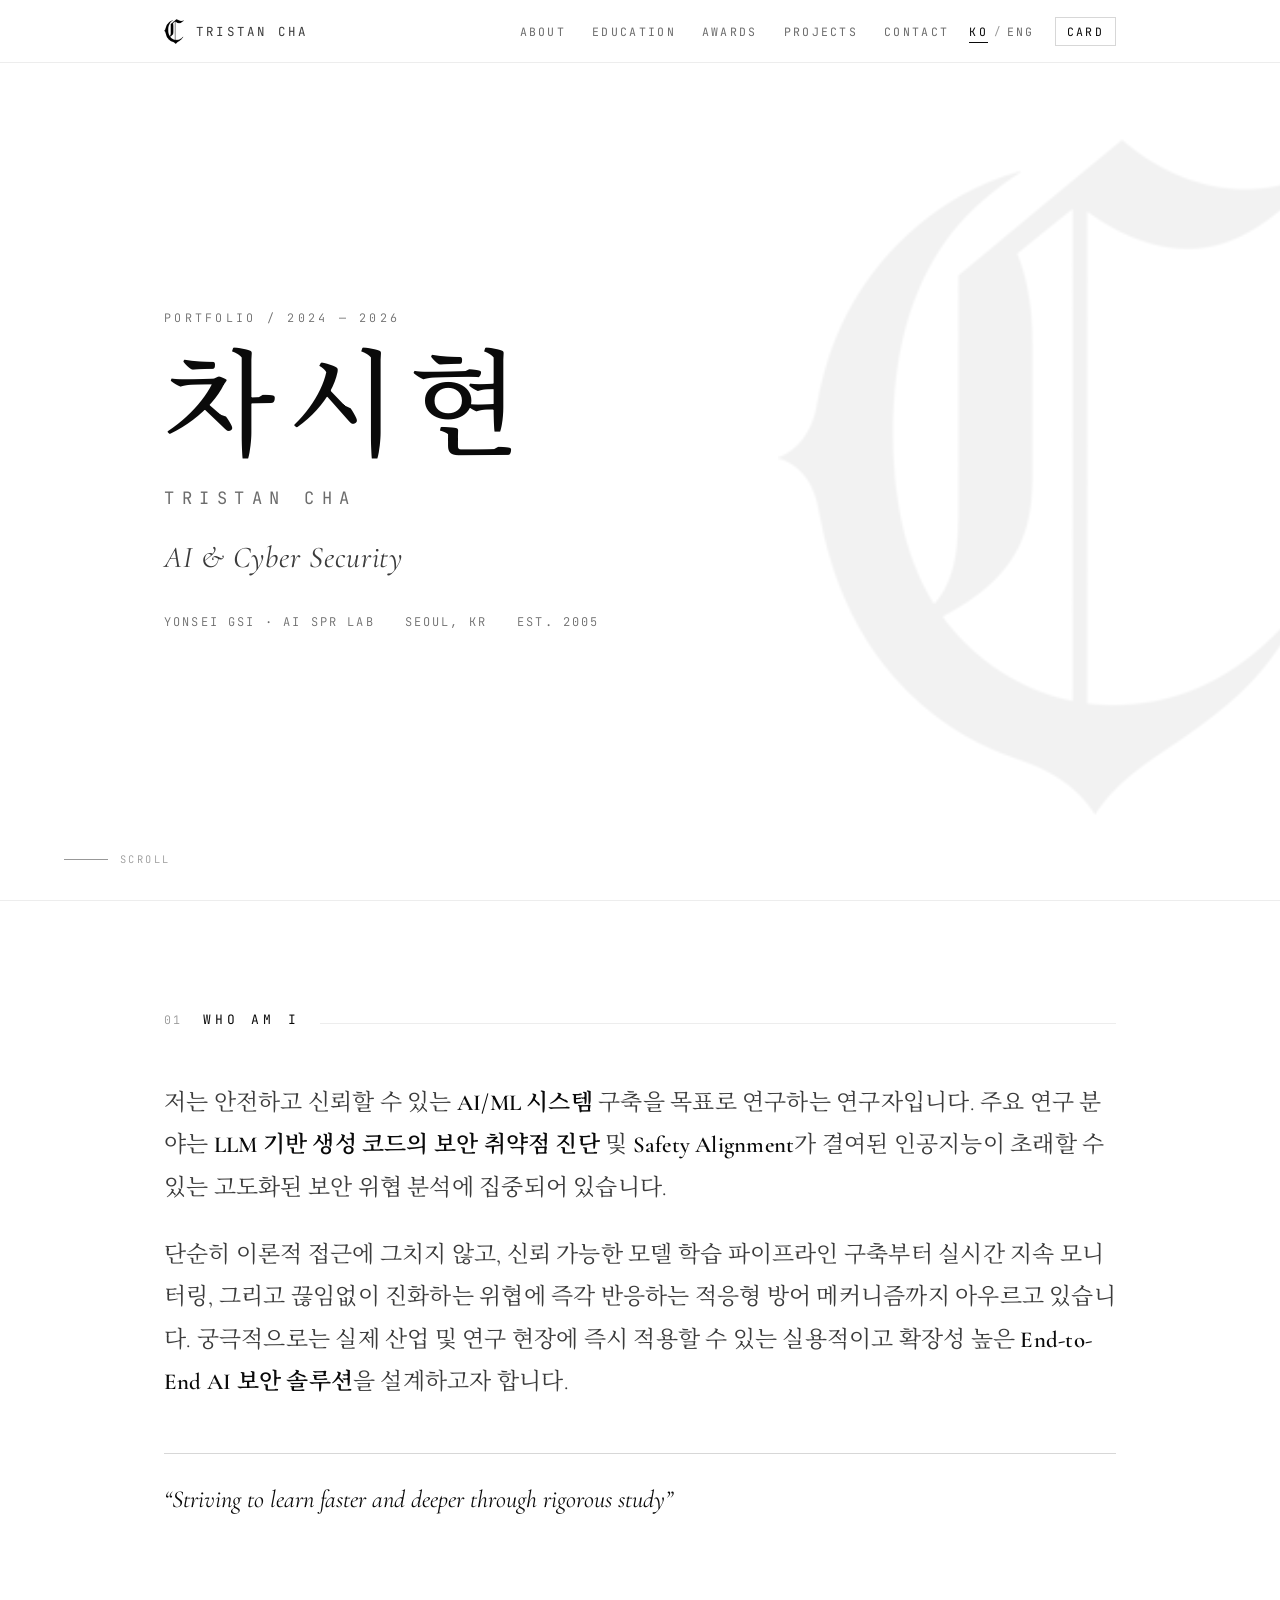
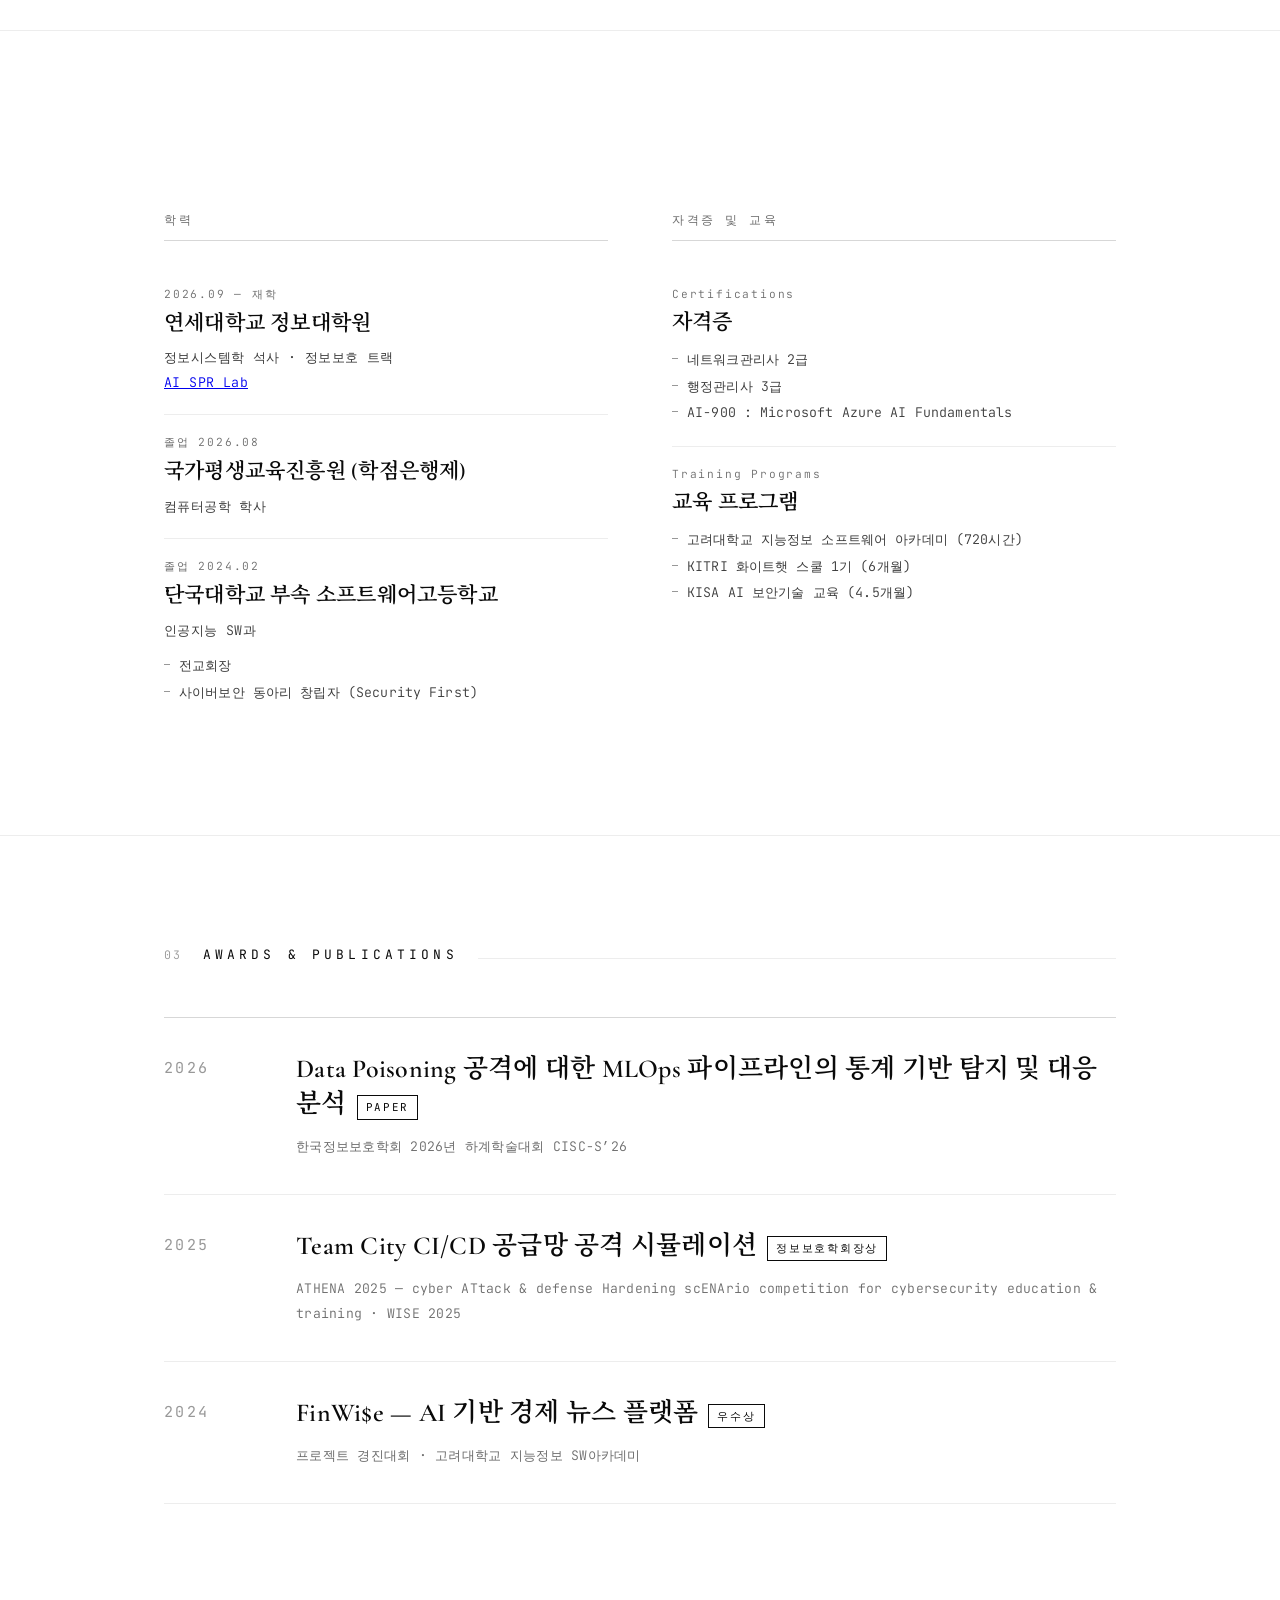
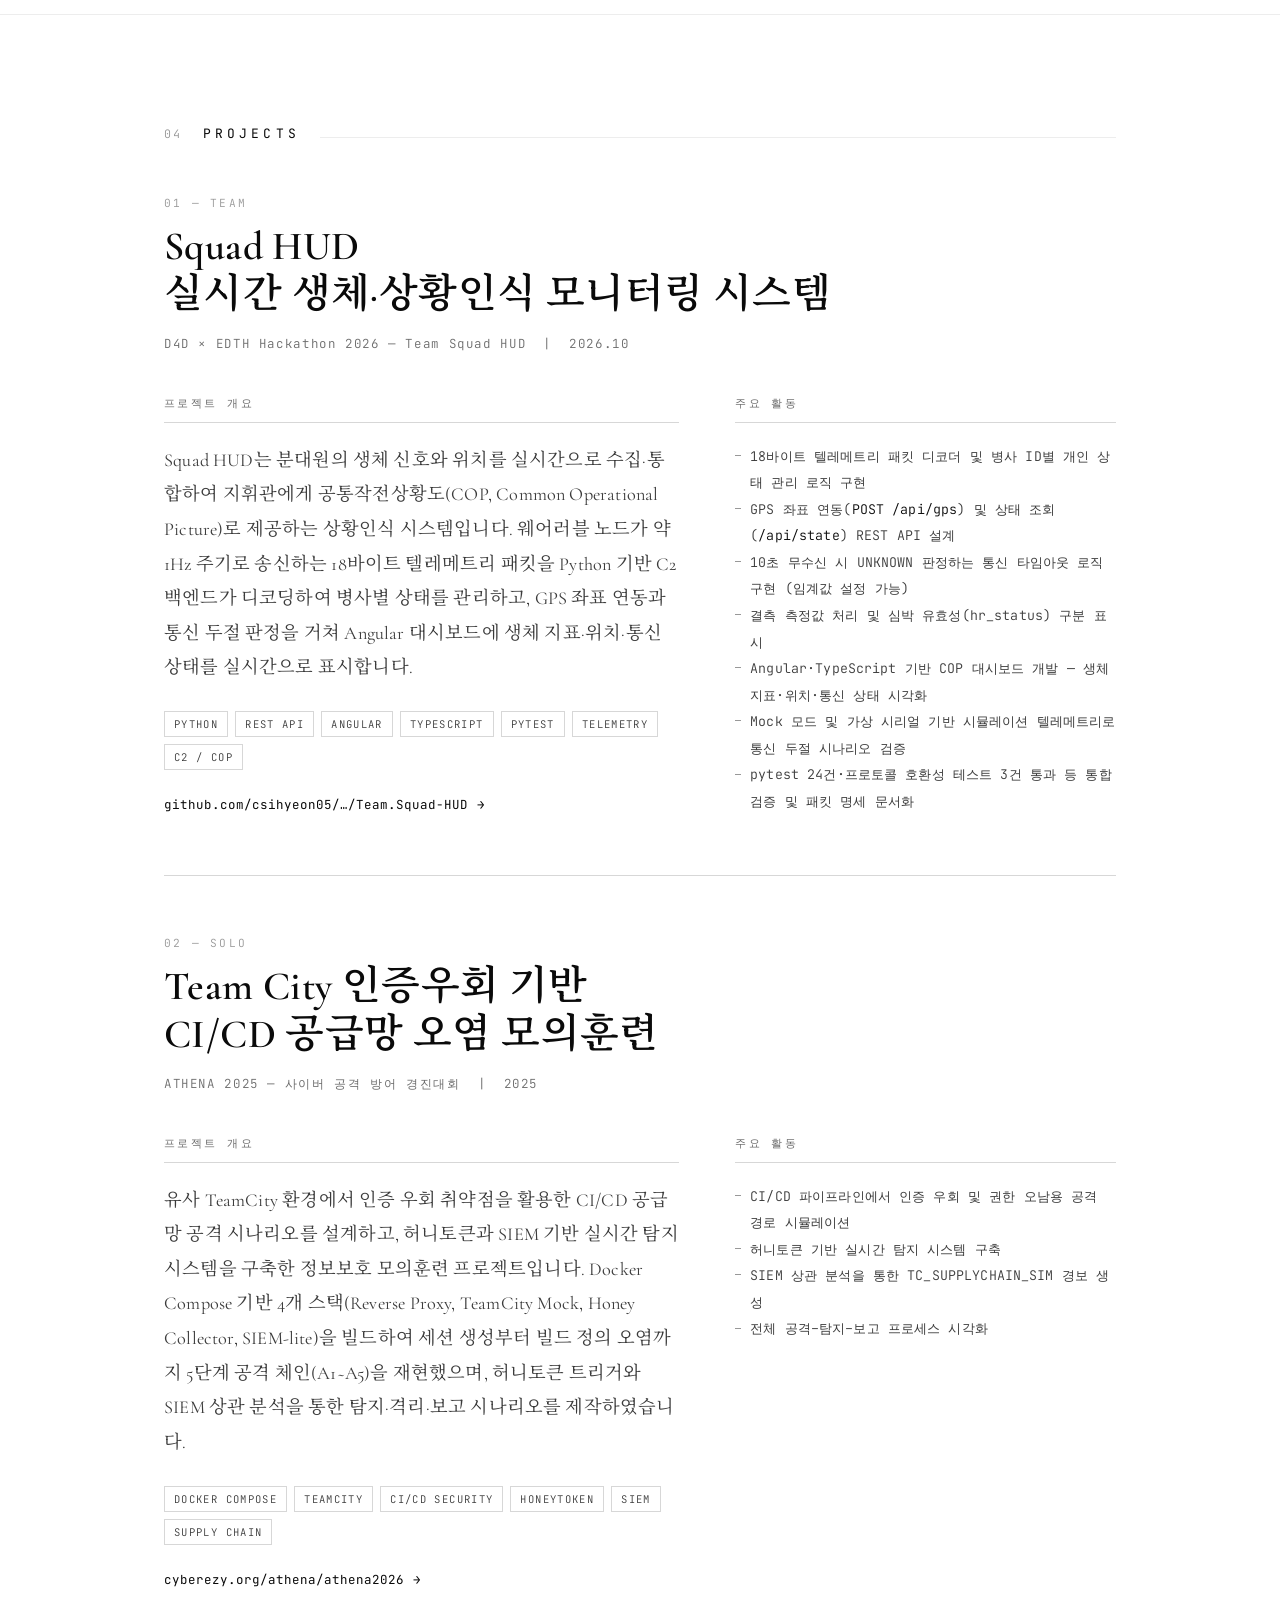
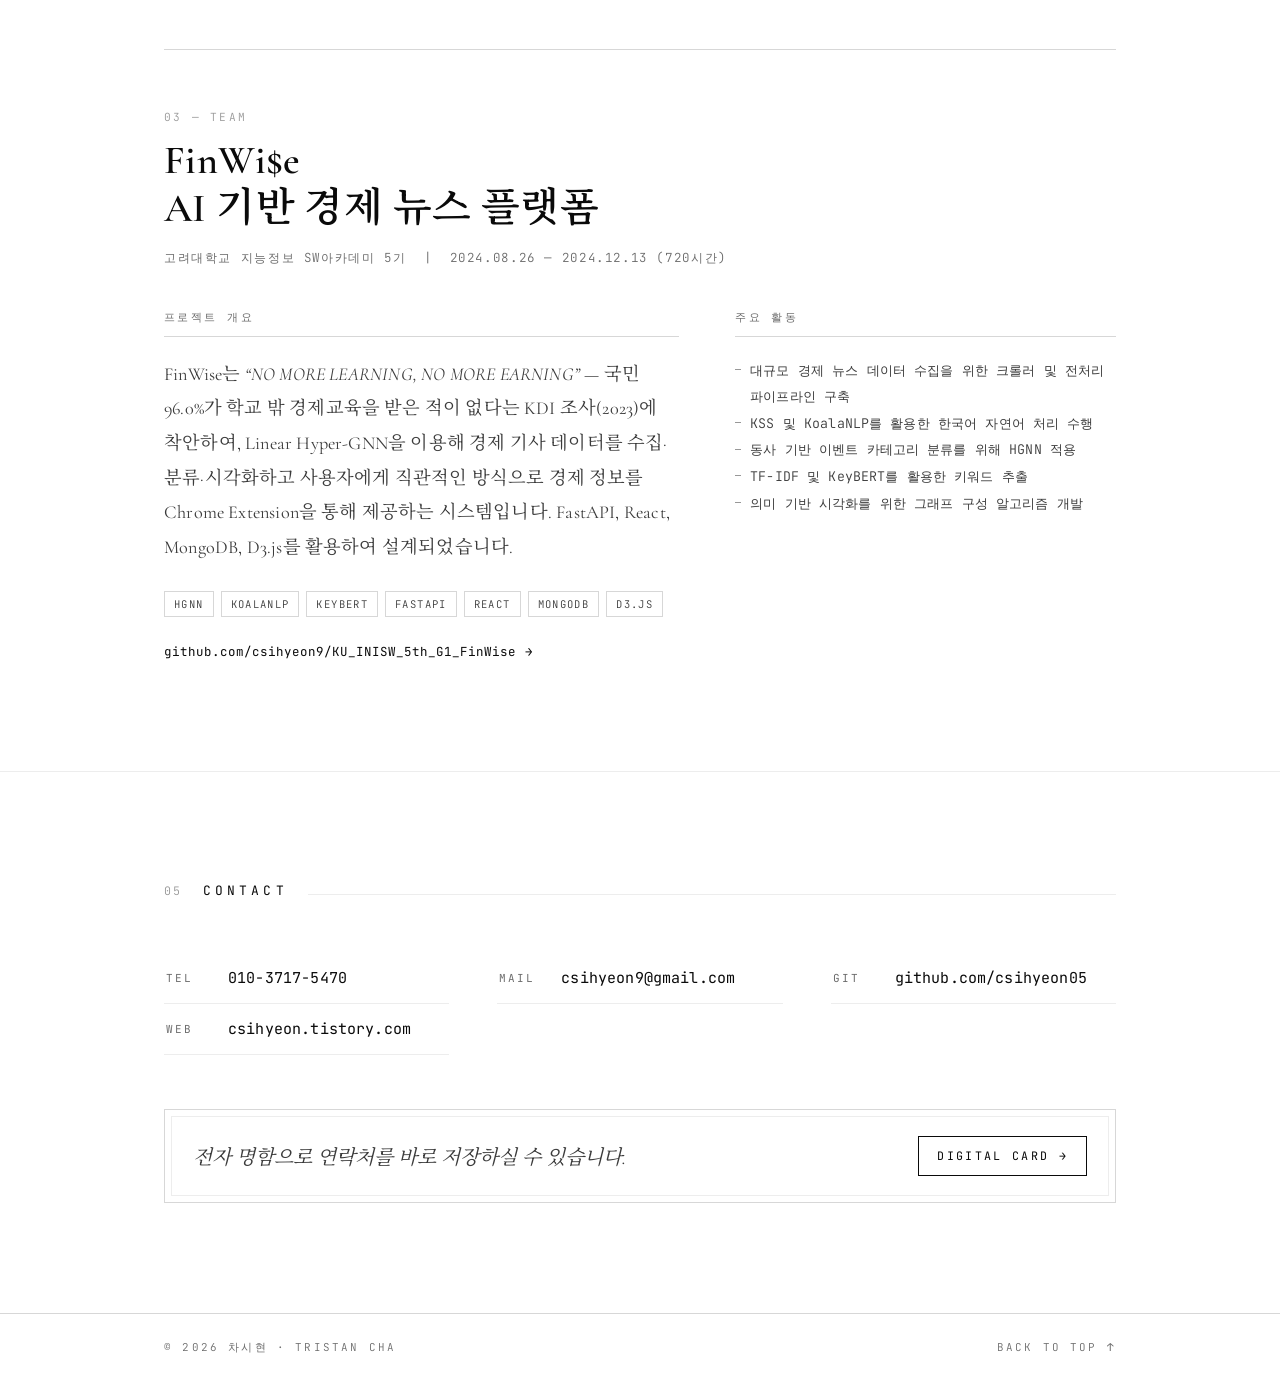
<file: index.html>
<!DOCTYPE html>
<html lang="ko">
<head>
<meta charset="UTF-8" />
<meta name="viewport" content="width=device-width, initial-scale=1.0" />
<title>차시현 · Tristan Cha — Portfolio</title>
<meta name="description" content="차시현 (Tristan Cha) — AI & Cyber Security. LLM 생성 코드 보안, MLOps 파이프라인 방어, CI/CD 공급망 보안 연구 포트폴리오." />
<meta name="author" content="차시현 (Tristan Cha)" />
<meta property="og:title" content="차시현 · Tristan Cha — Portfolio" />
<meta property="og:description" content="AI & Cyber Security · 연세대학교 정보대학원 AI SPR Lab" />
<meta property="og:type" content="website" />
<link rel="icon" href="[data-uri]" />
<link rel="preconnect" href="https://fonts.googleapis.com">
<link rel="preconnect" href="https://fonts.gstatic.com" crossorigin>
<link href="https://fonts.googleapis.com/css2?family=Cormorant+Garamond:ital,wght@0,300;0,400;0,500;0,600;1,400&family=Noto+Serif+KR:wght@300;400;500;600&family=JetBrains+Mono:wght@300;400;500&display=swap" rel="stylesheet" />
<style>
  :root{
    --logo:url("[data-uri]");
    --paper:#ffffff;
    --ink:#0a0a0a;
    --ink-70:rgba(10,10,10,.80);
    --ink-45:rgba(10,10,10,.60);
    --ink-28:rgba(10,10,10,.42);
    --rule:rgba(10,10,10,.16);
    --rule-soft:rgba(10,10,10,.07);
    --serif:'Cormorant Garamond','Noto Serif KR',Georgia,serif;
    --mono:'JetBrains Mono',ui-monospace,SFMono-Regular,Menlo,monospace;
    --gutter:clamp(20px,5vw,64px);
    --maxw:1080px;
  }
  *,*::before,*::after{box-sizing:border-box;margin:0;padding:0}
  html{scroll-behavior:smooth;scroll-padding-top:78px}
  body{
    background:var(--paper);color:var(--ink);
    -webkit-font-smoothing:antialiased;
    font-family:var(--mono);font-weight:400;
    overflow-x:hidden;
  }
  
  .wrap{width:100%;max-width:var(--maxw);margin:0 auto;padding:0 var(--gutter)}

  /* ─────────── 상단 고정 바 ─────────── */
  .topbar{
    position:fixed;top:0;left:0;right:0;z-index:50;
    background:#ffffff;
    backdrop-filter:saturate(180%) blur(12px);
    -webkit-backdrop-filter:saturate(180%) blur(12px);
    border-bottom:1px solid var(--rule-soft);
    transition:border-color .4s;
  }
  .topbar.scrolled{border-bottom-color:var(--rule)}
  .topbar .wrap{display:flex;align-items:center;justify-content:space-between;height:62px;gap:20px}
  .brand{display:flex;align-items:center;gap:12px;text-decoration:none;color:var(--ink);flex-shrink:0}
  .brand .mark{width:20px;height:25px;background:var(--logo) center/contain no-repeat}
  .brand .txt{
    font-family:var(--mono);font-weight:400;font-size:.78rem;
    letter-spacing:.26em;text-transform:uppercase;color:var(--ink-70);
  }
  nav{display:flex;align-items:center;gap:clamp(12px,2.4vw,26px);overflow-x:auto;scrollbar-width:none;min-width:0;margin-left:auto}
  .actions{display:flex;align-items:center;gap:clamp(12px,2vw,20px);flex-shrink:0}
  nav::-webkit-scrollbar{display:none}
  nav a,.actions a{
    font-family:var(--mono);font-weight:400;font-size:.72rem;
    letter-spacing:.2em;text-transform:uppercase;
    color:var(--ink-45);text-decoration:none;white-space:nowrap;
    position:relative;padding:4px 0;transition:color .3s;
  }
  nav a::after,.actions a::after{
    content:'';position:absolute;left:0;right:0;bottom:0;height:1px;background:var(--ink);
    transform:scaleX(0);transform-origin:left;transition:transform .35s cubic-bezier(.22,1,.36,1);
  }
  nav a:hover,nav a.active,.actions a:hover{color:var(--ink)}
  nav a:hover::after,nav a.active::after,.actions a:hover::after{transform:scaleX(1)}
  .actions .lang{display:inline-flex;align-items:center;gap:6px;flex-shrink:0}
  .actions .lang .sep{font-family:var(--mono);font-size:.68rem;color:var(--ink-28)}
  .actions .lang a.on{color:var(--ink)}
  .actions .lang a.on::after{transform:scaleX(1)}
  .actions a.card-link{color:var(--ink);border:1px solid var(--rule);padding:6px 11px}
  .actions a.card-link::after{display:none}
  .actions a.card-link:hover{background:var(--ink);color:var(--paper);border-color:var(--ink)}

  /* ─────────── 히어로 ─────────── */
  .hero{
    position:relative;min-height:100svh;display:flex;align-items:center;
    padding:110px 0 70px;overflow:hidden;
  }
  .hero .watermark{
    position:absolute;right:calc(var(--gutter) * -0.6);top:50%;transform:translateY(-46%);
    width:min(52vw,540px);aspect-ratio:1/1.25;
    background:var(--logo) center/contain no-repeat;
    opacity:.05;pointer-events:none;user-select:none;
  }
  .hero-inner{position:relative;z-index:1}
  .eyebrow{
    font-family:var(--mono);font-weight:300;font-size:.73rem;
    letter-spacing:.28em;text-transform:uppercase;color:var(--ink-45);
  }
  h1.name-ko{
    font-family:var(--serif);font-weight:500;
    font-size:clamp(3.4rem,15vw,7.2rem);letter-spacing:.1em;line-height:1;
    margin:26px 0 0;
  }
  .name-en{
    font-family:var(--mono);font-weight:400;
    font-size:clamp(.86rem,2.6vw,1.07rem);letter-spacing:.44em;text-transform:uppercase;
    color:var(--ink-45);margin-top:20px;
  }
  .hero .role{
    font-family:var(--serif);font-style:italic;font-weight:400;
    font-size:clamp(1.3rem,4.4vw,1.89rem);letter-spacing:.03em;color:var(--ink-70);
    margin-top:30px;
  }
  .hero-meta{
    display:flex;flex-wrap:wrap;gap:10px 30px;margin-top:38px;
    font-family:var(--mono);font-weight:300;font-size:.75rem;
    letter-spacing:.18em;text-transform:uppercase;color:var(--ink-45);
  }
  .scroll-cue{
    position:absolute;bottom:34px;left:var(--gutter);z-index:1;
    display:flex;align-items:center;gap:12px;
    font-family:var(--mono);font-weight:300;font-size:.65rem;
    letter-spacing:.24em;text-transform:uppercase;color:var(--ink-28);
  }
  .scroll-cue .line{width:44px;height:1px;background:var(--ink-28);transform-origin:left;animation:sweep 2.4s ease-in-out infinite}
  @keyframes sweep{0%,100%{transform:scaleX(.35)}50%{transform:scaleX(1)}}

  /* ─────────── 섹션 공통 ─────────── */
  section{padding:clamp(64px,10vw,110px) 0;border-top:1px solid var(--rule-soft)}
  .sec-head{display:flex;align-items:baseline;gap:20px;margin-bottom:clamp(34px,5vw,54px)}
  .sec-num{
    font-family:var(--mono);font-weight:300;font-size:.73rem;
    letter-spacing:.2em;color:var(--ink-28);flex-shrink:0;
  }
  .sec-title{
    font-family:var(--mono);font-weight:400;font-size:.81rem;
    letter-spacing:.32em;text-transform:uppercase;color:var(--ink);
  }
  .sec-head .fill{flex:1;height:1px;background:var(--rule-soft)}

  .lead{
    font-family:var(--serif);font-weight:400;
    font-size:clamp(1.14rem,2.5vw,1.43rem);line-height:1.85;letter-spacing:.01em;
    color:var(--ink-70);
  }
  .lead + .lead{margin-top:1.1em}
  .lead strong{font-weight:600;color:var(--ink)}

  .quote{
    margin-top:clamp(34px,5vw,50px);padding:26px 0 0;border-top:1px solid var(--rule);
    font-family:var(--serif);font-style:italic;font-weight:400;
    font-size:clamp(1.13rem,3vw,1.53rem);line-height:1.6;color:var(--ink);
  }

  /* ─────────── 학력 / 자격증 ─────────── */
  .cols{display:grid;grid-template-columns:1fr 1fr;gap:clamp(30px,5vw,64px)}
  .col-label{
    font-family:var(--mono);font-weight:400;font-size:.72rem;
    letter-spacing:.22em;text-transform:uppercase;color:var(--ink-45);
    padding-bottom:12px;border-bottom:1px solid var(--rule);margin-bottom:26px;
  }
  .entry{padding:20px 0;border-bottom:1px solid var(--rule-soft)}
  .entry:last-child{border-bottom:none}
  .entry .when{
    font-family:var(--mono);font-weight:300;font-size:.7rem;
    letter-spacing:.16em;color:var(--ink-45);
  }
  .entry .what{
    font-family:var(--serif);font-weight:600;font-size:1.32rem;letter-spacing:.01em;
    margin-top:8px;line-height:1.3;
  }
  .entry .sub{
    font-family:var(--mono);font-weight:300;font-size:.83rem;letter-spacing:.03em;
    color:var(--ink-70);margin-top:8px;line-height:1.85;
  }
  ul.ticks{list-style:none;margin-top:10px}
  ul.ticks li{
    position:relative;padding-left:15px;
    font-family:var(--mono);font-weight:300;font-size:.83rem;letter-spacing:.01em;
    color:var(--ink-70);line-height:2;
  }
  ul.ticks code{font-family:inherit;font-size:inherit;color:var(--ink)}
  ul.ticks li::before{
    content:'';position:absolute;left:0;top:.92em;width:6px;height:1px;background:var(--ink-28);
  }

  /* ─────────── 성과 타임라인 ─────────── */
  .timeline{border-top:1px solid var(--rule)}
  .tl-item{
    display:grid;grid-template-columns:96px 1fr;gap:clamp(16px,3vw,36px);
    padding:clamp(24px,4vw,34px) 0;border-bottom:1px solid var(--rule-soft);
    align-items:start;
  }
  .tl-year{
    font-family:var(--mono);font-weight:400;font-size:.94rem;letter-spacing:.16em;
    color:var(--ink-28);padding-top:6px;transition:color .4s;
  }
  .tl-item:hover .tl-year{color:var(--ink)}
  .tl-title{
    font-family:var(--serif);font-weight:600;font-size:clamp(1.3rem,3.2vw,1.62rem);
    line-height:1.35;letter-spacing:.01em;
  }
  .tl-award{
    display:inline-block;margin-left:10px;vertical-align:middle;
    font-family:var(--mono);font-weight:400;font-size:.68rem;
    letter-spacing:.16em;text-transform:uppercase;
    border:1px solid var(--ink);padding:4px 8px;white-space:nowrap;
  }
  .tl-desc{
    font-family:var(--mono);font-weight:300;font-size:.82rem;letter-spacing:.02em;
    color:var(--ink-45);margin-top:12px;line-height:1.95;
  }

  /* ─────────── 프로젝트 ─────────── */
  .project{padding-top:clamp(40px,6vw,60px);margin-top:clamp(40px,6vw,60px);border-top:1px solid var(--rule)}
  .project:first-of-type{padding-top:0;margin-top:0;border-top:none}
  .p-index{
    font-family:var(--mono);font-weight:300;font-size:.7rem;
    letter-spacing:.2em;text-transform:uppercase;color:var(--ink-28);
  }
  .p-title{
    font-family:var(--serif);font-weight:600;
    font-size:clamp(1.84rem,5.2vw,2.5rem);line-height:1.22;letter-spacing:.01em;
    margin-top:12px;
  }
  .p-org{
    font-family:var(--mono);font-weight:300;font-size:.78rem;letter-spacing:.13em;
    color:var(--ink-45);margin-top:14px;line-height:1.8;
  }
  .p-body{display:grid;grid-template-columns:1.15fr .85fr;gap:clamp(28px,5vw,56px);margin-top:clamp(28px,4vw,40px)}
  .p-block-label{
    font-family:var(--mono);font-weight:400;font-size:.69rem;
    letter-spacing:.22em;text-transform:uppercase;color:var(--ink-45);
    padding-bottom:11px;border-bottom:1px solid var(--rule);margin-bottom:20px;
  }
  .p-overview{
    font-family:var(--serif);font-weight:400;font-size:1.14rem;line-height:1.9;
    color:var(--ink-70);letter-spacing:.01em;
  }
  .tags{display:flex;flex-wrap:wrap;gap:7px;margin-top:26px}
  .tag{
    font-family:var(--mono);font-weight:300;font-size:.66rem;
    letter-spacing:.13em;text-transform:uppercase;color:var(--ink-70);
    border:1px solid var(--rule);padding:5px 9px;
  }
  .p-link{
    display:inline-flex;align-items:center;gap:9px;margin-top:26px;
    font-family:var(--mono);font-weight:400;font-size:.78rem;letter-spacing:.08em;
    color:var(--ink);text-decoration:none;position:relative;
  }
  .p-link span.arrow{transition:transform .35s cubic-bezier(.22,1,.36,1)}
  .p-link:hover span.arrow{transform:translateX(5px)}
  .p-link .u{position:absolute;left:0;bottom:-4px;height:1px;background:var(--ink);width:100%;transform:scaleX(0);transform-origin:left;transition:transform .35s cubic-bezier(.22,1,.36,1)}
  .p-link:hover .u{transform:scaleX(1)}

  /* ─────────── 연락처 ─────────── */
  .contacts{display:grid;grid-template-columns:repeat(auto-fit,minmax(240px,1fr));gap:0 clamp(24px,4vw,48px)}
  .contact-item{display:flex;align-items:center;gap:16px;padding:15px 2px;border-bottom:1px solid var(--rule-soft)}
  .contact-item .label{
    flex-shrink:0;width:46px;
    font-family:var(--mono);font-weight:400;font-size:.69rem;
    letter-spacing:.18em;text-transform:uppercase;color:var(--ink-45);
  }
  .contact-item .value{
    font-family:var(--mono);font-weight:400;font-size:.94rem;letter-spacing:.01em;
    color:var(--ink);text-decoration:none;position:relative;
  }
  a.value::after{
    content:'';position:absolute;left:0;right:0;bottom:-3px;height:1px;background:var(--ink);
    transform:scaleX(0);transform-origin:left;transition:transform .35s cubic-bezier(.22,1,.36,1);
  }
  a.value:hover::after,a.value:focus-visible::after{transform:scaleX(1)}
  a:focus-visible{outline:1px solid var(--ink);outline-offset:4px}

  .card-cta{
    display:flex;align-items:center;justify-content:space-between;gap:20px;flex-wrap:wrap;
    margin-top:clamp(38px,5vw,54px);padding:26px 28px;border:1px solid var(--rule);position:relative;
  }
  .card-cta::before{content:'';position:absolute;inset:6px;border:1px solid var(--rule-soft);pointer-events:none}
  .card-cta .t{font-family:var(--serif);font-style:italic;font-size:1.25rem;color:var(--ink-70);position:relative}
  .card-cta a{
    position:relative;font-family:var(--mono);font-weight:400;font-size:.73rem;
    letter-spacing:.2em;text-transform:uppercase;text-decoration:none;color:var(--ink);
    border:1px solid var(--ink);padding:11px 18px;transition:background .3s,color .3s;
  }
  .card-cta a:hover{background:var(--ink);color:var(--paper)}

  footer{
    border-top:1px solid var(--rule);padding:26px 0 40px;
  }
  footer .wrap{
    display:flex;align-items:center;justify-content:space-between;gap:16px;flex-wrap:wrap;
    font-family:var(--mono);font-weight:300;font-size:.68rem;
    letter-spacing:.2em;text-transform:uppercase;color:var(--ink-45);
  }
  .to-top{color:var(--ink-45);text-decoration:none;transition:color .3s}
  .to-top:hover{color:var(--ink)}

  /* ─────────── 등장 애니메이션 ─────────── */
  .reveal{opacity:0;transform:translateY(16px);transition:opacity .9s cubic-bezier(.22,1,.36,1),transform .9s cubic-bezier(.22,1,.36,1)}
  .reveal.in{opacity:1;transform:none}
  .hero .reveal{transition-delay:var(--d,0s)}

  @media (max-width:820px){
    .cols{grid-template-columns:1fr}
    .p-body{grid-template-columns:1fr}
    .tl-item{grid-template-columns:1fr;gap:8px}
    .tl-year{padding-top:0}
    .brand .txt{display:none}
    html{scroll-padding-top:70px}
  }
  @media (max-width:560px){
    nav{gap:10px}
    .actions{gap:10px}
    nav a,.actions a{font-size:.62rem;letter-spacing:.12em}
    .actions a.card-link{padding:5px 8px}
    .topbar .wrap{height:56px;gap:12px}
    html{scroll-padding-top:64px}
  }
  @media (prefers-reduced-motion:reduce){
    *{animation:none!important;transition:none!important}
    .reveal{opacity:1;transform:none}
    html{scroll-behavior:auto}
  }
  @media print{
    .topbar,.scroll-cue,.card-cta{display:none}
    
    section{page-break-inside:avoid}
  }
</style>
</head>
<body>

<header class="topbar" id="topbar">
  <div class="wrap">
    <a class="brand" href="#top">
      <span class="mark" aria-hidden="true"></span>
      <span class="txt">Tristan Cha</span>
    </a>
    <nav>
      <a href="#about">About</a>
      <a href="#education">Education</a>
      <a href="#awards">Awards</a>
      <a href="#projects">Projects</a>
      <a href="#contact">Contact</a>
    </nav>
    <div class="actions">
        <span class="lang" aria-label="Language">
          <a class="on" href="index.html" aria-current="page">Ko</a><span class="sep">/</span><a href="index-en.html" hreflang="en" lang="en">Eng</a>
        </span>
        <a class="card-link" href="card.html">Card</a>
    </div>
  </div>
</header>

<!-- ═══════════ HERO ═══════════ -->
<div class="hero" id="top">
  <div class="watermark" aria-hidden="true"></div>
  <div class="wrap hero-inner">
    <div class="eyebrow reveal" style="--d:.05s">Portfolio / 2024 — 2026</div>
    <h1 class="name-ko reveal" style="--d:.14s">차시현</h1>
    <div class="name-en reveal" style="--d:.22s">Tristan Cha</div>
    <div class="role reveal" style="--d:.3s">AI &amp; Cyber Security</div>
    <div class="hero-meta reveal" style="--d:.38s">
      <span>Yonsei GSI · AI SPR Lab</span>
      <span>Seoul, KR</span>
      <span>Est. 2005</span>
    </div>
  </div>
  <div class="scroll-cue" aria-hidden="true"><span class="line"></span><span>Scroll</span></div>
</div>

<!-- ═══════════ ABOUT ═══════════ -->
<section id="about">
  <div class="wrap">
    <div class="sec-head reveal">
      <span class="sec-num">01</span>
      <span class="sec-title">Who Am I</span>
      <span class="fill"></span>
    </div>
    <p class="lead reveal">
      저는 안전하고 신뢰할 수 있는 <strong>AI/ML 시스템</strong> 구축을 목표로 연구하는 연구자입니다.
      주요 연구 분야는 <strong>LLM 기반 생성 코드의 보안 취약점 진단</strong> 및
      <strong>Safety Alignment</strong>가 결여된 인공지능이 초래할 수 있는 고도화된 보안 위협 분석에 집중되어 있습니다.
    </p>
    <p class="lead reveal">
      단순히 이론적 접근에 그치지 않고, 신뢰 가능한 모델 학습 파이프라인 구축부터 실시간 지속 모니터링,
      그리고 끊임없이 진화하는 위협에 즉각 반응하는 적응형 방어 메커니즘까지 아우르고 있습니다.
      궁극적으로는 실제 산업 및 연구 현장에 즉시 적용할 수 있는 실용적이고 확장성 높은
      <strong>End-to-End AI 보안 솔루션</strong>을 설계하고자 합니다.
    </p>
    <div class="quote reveal">“Striving to learn faster and deeper through rigorous study”</div>
  </div>
</section>

<!-- ═══════════ EDUCATION ═══════════ -->
<section id="education">
  <div class="wrap">
    <div class="sec-head reveal">
      <span class="sec-num">02</span>
      <span class="sec-title">Education &amp; Credentials</span>
      <span class="fill"></span>
    </div>

    <div class="cols">
      <div class="reveal">
        <div class="col-label">학력</div>

        <div class="entry">
          <div class="when">2026.09 — 재학 </div>
          <div class="what">연세대학교 정보대학원</div>
          <div class="sub">정보시스템학 석사 · 정보보호 트랙<br><a href="https://www.isrl.site/">AI SPR Lab</a></div>

        </div>

        <div class="entry">
          <div class="when">졸업 2026.08</div>
          <div class="what">국가평생교육진흥원 (학점은행제)</div>
          <div class="sub">컴퓨터공학 학사</div>
        </div>

        <div class="entry">
          <div class="when">졸업 2024.02</div>
          <div class="what">단국대학교 부속 소프트웨어고등학교</div>
          <div class="sub">인공지능 SW과</div>
          <ul class="ticks">
            <li>전교회장</li>
            <li>사이버보안 동아리 창립자 (Security First)</li>
          </ul>
        </div>
      </div>

      <div class="reveal">
        <div class="col-label">자격증 및 교육</div>

        <div class="entry">
          <div class="when">Certifications</div>
          <div class="what">자격증</div>
          <ul class="ticks">
            <li>네트워크관리사 2급</li>
            <li>행정관리사 3급</li>
            <li>AI-900 : Microsoft Azure AI Fundamentals</li>
          </ul>
        </div>

        <div class="entry">
          <div class="when">Training Programs</div>
          <div class="what">교육 프로그램</div>
          <ul class="ticks">
            <li>고려대학교 지능정보 소프트웨어 아카데미 (720시간)</li>
            <li>KITRI 화이트햇 스쿨 1기 (6개월)</li>
            <li>KISA AI 보안기술 교육 (4.5개월)</li>
          </ul>
        </div>
      </div>
    </div>
  </div>
</section>

<!-- ═══════════ AWARDS ═══════════ -->
<section id="awards">
  <div class="wrap">
    <div class="sec-head reveal">
      <span class="sec-num">03</span>
      <span class="sec-title">Awards &amp; Publications</span>
      <span class="fill"></span>
    </div>

    <div class="timeline">
      <div class="tl-item reveal">
        <div class="tl-year">2026</div>
        <div>
          <div class="tl-title">Data Poisoning 공격에 대한 MLOps 파이프라인의 통계 기반 탐지 및 대응 분석<span class="tl-award">Paper</span></div>
          <div class="tl-desc">한국정보보호학회 2026년 하계학술대회 CISC-S’26</div>
        </div>
      </div>

      <div class="tl-item reveal">
        <div class="tl-year">2025</div>
        <div>
          <div class="tl-title">Team City CI/CD 공급망 공격 시뮬레이션<span class="tl-award">정보보호학회장상</span></div>
          <div class="tl-desc">ATHENA 2025 — cyber ATtack &amp; defense Hardening scENArio competition for cybersecurity education &amp; training · WISE 2025</div>
        </div>
      </div>

      <div class="tl-item reveal">
        <div class="tl-year">2024</div>
        <div>
          <div class="tl-title">FinWi$e — AI 기반 경제 뉴스 플랫폼<span class="tl-award">우수상</span></div>
          <div class="tl-desc">프로젝트 경진대회 · 고려대학교 지능정보 SW아카데미</div>
        </div>
      </div>
    </div>
  </div>
</section>

<!-- ═══════════ PROJECTS ═══════════ -->
<section id="projects">
  <div class="wrap">
    <div class="sec-head reveal">
      <span class="sec-num">04</span>
      <span class="sec-title">Projects</span>
      <span class="fill"></span>
    </div>

    <!-- Project 01 (Squad HUD) -->
    <article class="project">
      <div class="reveal">
        <div class="p-index">01 — Team</div>
        <h2 class="p-title">Squad HUD<br>실시간 생체·상황인식 모니터링 시스템</h2>
        <div class="p-org">D4D × EDTH Hackathon 2026 — Team Squad HUD &nbsp;|&nbsp; 2026.10</div>
      </div>

      <div class="p-body">
        <div class="reveal">
          <div class="p-block-label">프로젝트 개요</div>
          <p class="p-overview">
            Squad HUD는 분대원의 생체 신호와 위치를 실시간으로 수집·통합하여 지휘관에게
            공통작전상황도(COP, Common Operational Picture)로 제공하는 상황인식 시스템입니다.
            웨어러블 노드가 약 1Hz 주기로 송신하는 18바이트 텔레메트리 패킷을 Python 기반 C2 백엔드가 디코딩하여
            병사별 상태를 관리하고, GPS 좌표 연동과 통신 두절 판정을 거쳐 Angular 대시보드에
            생체 지표·위치·통신 상태를 실시간으로 표시합니다.
          </p>
          <div class="tags">
            <span class="tag">Python</span>
            <span class="tag">REST API</span>
            <span class="tag">Angular</span>
            <span class="tag">TypeScript</span>
            <span class="tag">pytest</span>
            <span class="tag">Telemetry</span>
            <span class="tag">C2 / COP</span>
          </div>
          <a class="p-link" href="https://github.com/csihyeon05/KOREAN-DEFENSE-TECH-HACKTHON-D4D-x-EDTH-Team.Squad-HUD" target="_blank" rel="noopener">
            github.com/csihyeon05/…/Team.Squad-HUD <span class="arrow">→</span><span class="u"></span>
          </a>
        </div>

        <div class="reveal">
          <div class="p-block-label">주요 활동</div>
          <ul class="ticks">
            <li>18바이트 텔레메트리 패킷 디코더 및 병사 ID별 개인 상태 관리 로직 구현</li>
            <li>GPS 좌표 연동(<code>POST /api/gps</code>) 및 상태 조회(<code>/api/state</code>) REST API 설계</li>
            <li>10초 무수신 시 UNKNOWN 판정하는 통신 타임아웃 로직 구현 (임계값 설정 가능)</li>
            <li>결측 측정값 처리 및 심박 유효성(hr_status) 구분 표시</li>
            <li>Angular·TypeScript 기반 COP 대시보드 개발 — 생체 지표·위치·통신 상태 시각화</li>
            <li>Mock 모드 및 가상 시리얼 기반 시뮬레이션 텔레메트리로 통신 두절 시나리오 검증</li>
            <li>pytest 24건·프로토콜 호환성 테스트 3건 통과 등 통합 검증 및 패킷 명세 문서화</li>
          </ul>
        </div>
      </div>
    </article>

    <!-- Project 02 (ATHENA) -->
    <article class="project">
      <div class="reveal">
        <div class="p-index">02 — Solo</div>
        <h2 class="p-title">Team City 인증우회 기반<br>CI/CD 공급망 오염 모의훈련</h2>
        <div class="p-org">ATHENA 2025 — 사이버 공격 방어 경진대회 &nbsp;|&nbsp; 2025</div>
      </div>

      <div class="p-body">
        <div class="reveal">
          <div class="p-block-label">프로젝트 개요</div>
          <p class="p-overview">
            유사 TeamCity 환경에서 인증 우회 취약점을 활용한 CI/CD 공급망 공격 시나리오를 설계하고,
            허니토큰과 SIEM 기반 실시간 탐지 시스템을 구축한 정보보호 모의훈련 프로젝트입니다.
            Docker Compose 기반 4개 스택(Reverse Proxy, TeamCity Mock, Honey Collector, SIEM-lite)을 빌드하여
            세션 생성부터 빌드 정의 오염까지 5단계 공격 체인(A1~A5)을 재현했으며,
            허니토큰 트리거와 SIEM 상관 분석을 통한 탐지·격리·보고 시나리오를 제작하였습니다.
          </p>
          <div class="tags">
            <span class="tag">Docker Compose</span>
            <span class="tag">TeamCity</span>
            <span class="tag">CI/CD Security</span>
            <span class="tag">Honeytoken</span>
            <span class="tag">SIEM</span>
            <span class="tag">Supply Chain</span>
          </div>
          <a class="p-link" href="https://cyberezy.org/athena/athena2026" target="_blank" rel="noopener">
            cyberezy.org/athena/athena2026 <span class="arrow">→</span><span class="u"></span>
          </a>
        </div>

        <div class="reveal">
          <div class="p-block-label">주요 활동</div>
          <ul class="ticks">
            <li>CI/CD 파이프라인에서 인증 우회 및 권한 오남용 공격 경로 시뮬레이션</li>
            <li>허니토큰 기반 실시간 탐지 시스템 구축</li>
            <li>SIEM 상관 분석을 통한 TC_SUPPLYCHAIN_SIM 경보 생성</li>
            <li>전체 공격–탐지–보고 프로세스 시각화</li>
          </ul>
        </div>
      </div>
    </article>

    <!-- Project 02 -->
    <article class="project">
      <div class="reveal">
        <div class="p-index">03 — Team</div>
        <h2 class="p-title">FinWi$e<br>AI 기반 경제 뉴스 플랫폼</h2>
        <div class="p-org">고려대학교 지능정보 SW아카데미 5기 &nbsp;|&nbsp; 2024.08.26 — 2024.12.13 (720시간)</div>
      </div>

      <div class="p-body">
        <div class="reveal">
          <div class="p-block-label">프로젝트 개요</div>
          <p class="p-overview">
            FinWise는 <em>“NO MORE LEARNING, NO MORE EARNING”</em> — 국민 96.0%가 학교 밖 경제교육을 받은 적이
            없다는 KDI 조사(2023)에 착안하여, Linear Hyper-GNN을 이용해 경제 기사 데이터를 수집·분류·시각화하고
            사용자에게 직관적인 방식으로 경제 정보를 Chrome Extension을 통해 제공하는 시스템입니다.
            FastAPI, React, MongoDB, D3.js를 활용하여 설계되었습니다.
          </p>
          <div class="tags">
            <span class="tag">HGNN</span>
            <span class="tag">KoalaNLP</span>
            <span class="tag">KeyBERT</span>
            <span class="tag">FastAPI</span>
            <span class="tag">React</span>
            <span class="tag">MongoDB</span>
            <span class="tag">D3.js</span>
          </div>
          <a class="p-link" href="https://github.com/csihyeon9/KU_INISW_5th_G1_FinWise" target="_blank" rel="noopener">
            github.com/csihyeon9/KU_INISW_5th_G1_FinWise <span class="arrow">→</span><span class="u"></span>
          </a>
        </div>

        <div class="reveal">
          <div class="p-block-label">주요 활동</div>
          <ul class="ticks">
            <li>대규모 경제 뉴스 데이터 수집을 위한 크롤러 및 전처리 파이프라인 구축</li>
            <li>KSS 및 KoalaNLP를 활용한 한국어 자연어 처리 수행</li>
            <li>동사 기반 이벤트 카테고리 분류를 위해 HGNN 적용</li>
            <li>TF-IDF 및 KeyBERT를 활용한 키워드 추출</li>
            <li>의미 기반 시각화를 위한 그래프 구성 알고리즘 개발</li>
          </ul>
        </div>
      </div>
    </article>
  </div>
</section>

<!-- ═══════════ CONTACT ═══════════ -->
<section id="contact">
  <div class="wrap">
    <div class="sec-head reveal">
      <span class="sec-num">05</span>
      <span class="sec-title">Contact</span>
      <span class="fill"></span>
    </div>

    <div class="contacts reveal">
      <div class="contact-item">
        <span class="label">Tel</span>
        <span class="value">010-3717-5470</span>
      </div>
      <div class="contact-item">
        <span class="label">Mail</span>
        <a class="value" href="mailto:csihyeon9@gmail.com">csihyeon9@gmail.com</a>
      </div>
      <div class="contact-item">
        <span class="label">Git</span>
        <a class="value" href="https://github.com/csihyeon05" target="_blank" rel="noopener">github.com/csihyeon05</a>
      </div>
      <div class="contact-item">
        <span class="label">Web</span>
        <a class="value" href="https://csihyeon.tistory.com" target="_blank" rel="noopener">csihyeon.tistory.com</a>
      </div>
    </div>

    <div class="card-cta reveal">
      <span class="t">전자 명함으로 연락처를 바로 저장하실 수 있습니다.</span>
      <a href="card.html">Digital Card →</a>
    </div>
  </div>
</section>

<footer>
  <div class="wrap">
    <span>© 2026 차시현 · Tristan Cha</span>
    <a class="to-top" href="#top">Back to top ↑</a>
  </div>
</footer>

<script>
(function(){
  /* 스크롤 등장 */
  var els = document.querySelectorAll('.reveal');
  if('IntersectionObserver' in window){
    var io = new IntersectionObserver(function(entries){
      entries.forEach(function(e){
        if(e.isIntersecting){ e.target.classList.add('in'); io.unobserve(e.target); }
      });
    },{rootMargin:'0px 0px -8% 0px',threshold:.08});
    els.forEach(function(el){ io.observe(el); });
  } else {
    els.forEach(function(el){ el.classList.add('in'); });
  }

  /* 상단바 상태 + 현재 섹션 표시 */
  var bar = document.getElementById('topbar');
  var links = Array.prototype.slice.call(document.querySelectorAll('nav a[href^="#"]'));
  var sections = links.map(function(a){ return document.querySelector(a.getAttribute('href')); });
  var ticking = false;
  function onScroll(){
    if(ticking) return; ticking = true;
    requestAnimationFrame(function(){
      var y = window.scrollY || window.pageYOffset;
      bar.classList.toggle('scrolled', y > 12);
      var cur = -1;
      sections.forEach(function(s,i){
        if(s && s.getBoundingClientRect().top <= 120) cur = i;
      });
      links.forEach(function(a,i){ a.classList.toggle('active', i === cur); });
      ticking = false;
    });
  }
  window.addEventListener('scroll', onScroll, {passive:true});
  onScroll();
})();
</script>
</body>
</html>
</file>
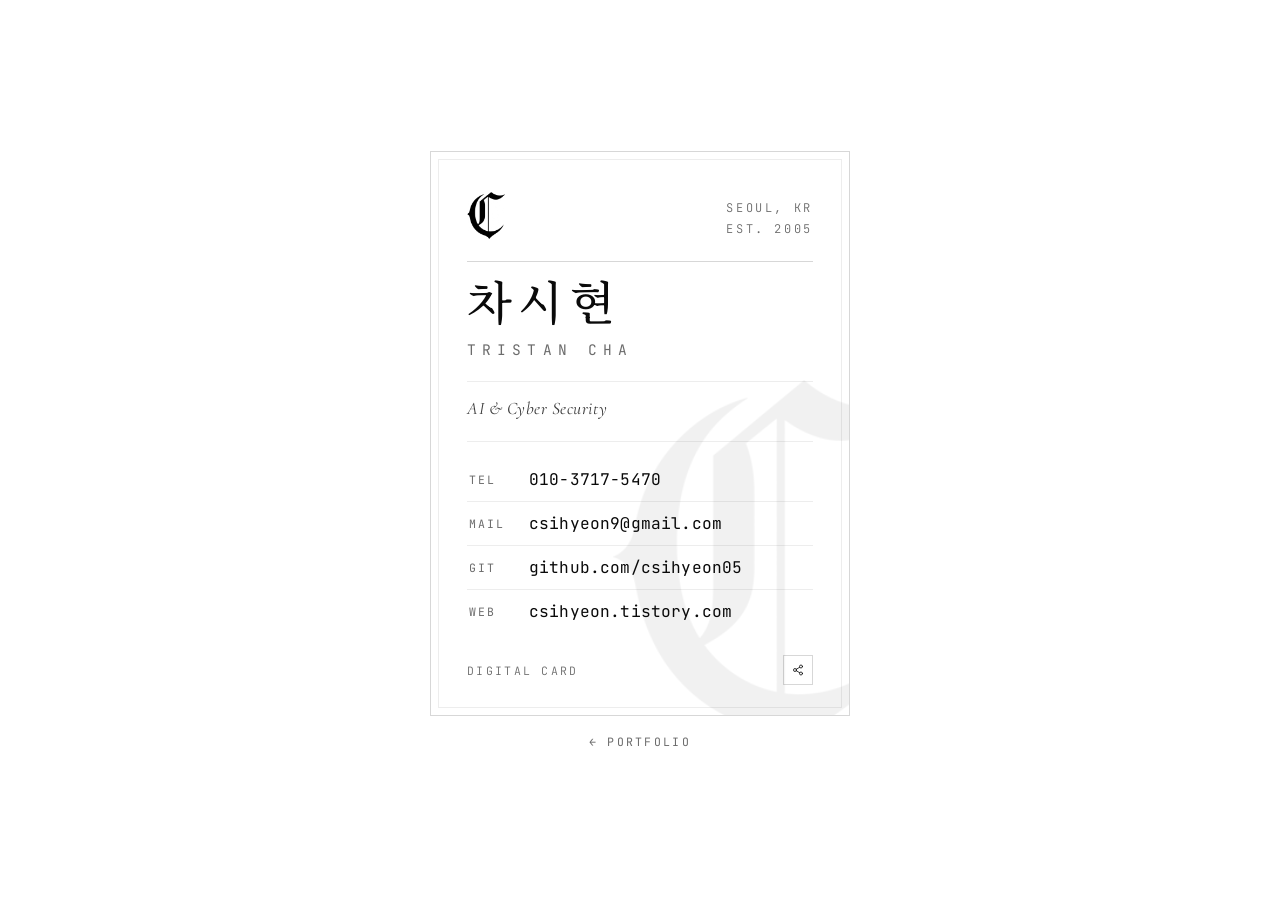
<file: card.html>
<!DOCTYPE html>
<html lang="ko">
<head>
<meta charset="UTF-8" />
<meta name="viewport" content="width=device-width, initial-scale=1.0" />
<title>차시현 · Tristan Cha — Digital Card</title>
<link rel="icon" href="[data-uri]" />
<link rel="preconnect" href="https://fonts.googleapis.com">
<link rel="preconnect" href="https://fonts.gstatic.com" crossorigin>
<link href="https://fonts.googleapis.com/css2?family=Cormorant+Garamond:wght@300;400;500;600&family=Noto+Serif+KR:wght@300;400;500;600&family=JetBrains+Mono:wght@300;400;500&display=swap" rel="stylesheet" />
<style>
  :root{
    --paper:#ffffff;
    --ink:#0a0a0a;
    --ink-70:rgba(10,10,10,.80);
    --ink-45:rgba(10,10,10,.60);
    --rule:rgba(10,10,10,.16);
    --rule-soft:rgba(10,10,10,.07);
  }
  *,*::before,*::after{box-sizing:border-box;margin:0;padding:0}
  html,body{width:100%;min-height:100dvh}
  body{
    background:var(--paper);
    color:var(--ink);
    display:flex;align-items:center;justify-content:center;
    padding:24px;
    -webkit-font-smoothing:antialiased;
  }
  
  .card{
    position:relative;z-index:1;
    width:min(94vw,420px);
    padding:40px 36px 30px;
    background:var(--paper);
    border:1px solid var(--rule);
    overflow:hidden;
    animation:rise .9s cubic-bezier(.22,1,.36,1) both;
  }
  /* 이중 괘선(각인 느낌) */
  .card::before{
    content:'';position:absolute;inset:7px;border:1px solid var(--rule-soft);pointer-events:none;
  }

  /* 배경 워터마크 로고 */
  .watermark{
    position:absolute;right:-64px;bottom:-40px;
    width:300px;opacity:.055;pointer-events:none;user-select:none;
  }

  /* 상단 인장 */
  .seal{display:flex;align-items:flex-end;justify-content:space-between;gap:16px}
  .seal img{width:38px;display:block}
  .imprint{
    font-family:'JetBrains Mono',monospace;font-weight:300;
    font-size:.75rem;letter-spacing:.22em;text-transform:uppercase;
    color:var(--ink-45);text-align:right;line-height:1.7;
  }

  .rule{height:1px;background:var(--rule);margin:22px 0 20px}
  .rule.thin{background:var(--rule-soft);margin:22px 0 16px}

  .name-ko{
    font-family:'Cormorant Garamond','Noto Serif KR',serif;font-weight:500;
    font-size:clamp(2.3rem,11vw,2.9rem);letter-spacing:.14em;line-height:1;
  }
  .name-en{
    font-family:'JetBrains Mono',monospace;font-weight:400;
    font-size:clamp(.81rem,3vw,.91rem);letter-spacing:.42em;text-transform:uppercase;
    color:var(--ink-45);margin-top:12px;
  }
  .role{
    font-family:'Cormorant Garamond','Noto Serif KR',serif;font-style:italic;font-weight:400;
    font-size:1.1rem;letter-spacing:.03em;color:var(--ink-70);
  }

  .contacts{display:flex;flex-direction:column}
  .contact-item{
    display:flex;align-items:center;gap:14px;
    padding:11px 2px;border-bottom:1px solid var(--rule-soft);
    animation:rise .9s cubic-bezier(.22,1,.36,1) both;
  }
  .contact-item:last-child{border-bottom:none}
  .contact-item:nth-child(1){animation-delay:.10s}
  .contact-item:nth-child(2){animation-delay:.18s}
  .contact-item:nth-child(3){animation-delay:.26s}
  .contact-item:nth-child(4){animation-delay:.34s}

  .label{
    flex-shrink:0;width:46px;
    font-family:'JetBrains Mono',monospace;font-weight:400;
    font-size:.72rem;letter-spacing:.18em;text-transform:uppercase;color:var(--ink-45);
  }
  .value{
    font-family:'JetBrains Mono',monospace;font-weight:400;
    font-size:clamp(.91rem,3.1vw,1.01rem);letter-spacing:.01em;color:var(--ink);
    text-decoration:none;position:relative;
  }
  a.value::after{
    content:'';position:absolute;left:0;right:0;bottom:-3px;height:1px;
    background:var(--ink);transform:scaleX(0);transform-origin:left;
    transition:transform .35s cubic-bezier(.22,1,.36,1);
  }
  a.value:hover::after,a.value:focus-visible::after{transform:scaleX(1)}
  a.value:focus-visible{outline:1px solid var(--ink);outline-offset:4px}

  .footer{
    margin-top:22px;display:flex;align-items:center;justify-content:space-between;
    font-family:'JetBrains Mono',monospace;font-weight:300;
    font-size:.72rem;letter-spacing:.2em;text-transform:uppercase;color:var(--ink-45);
  }

  .share-btn{
    background:transparent;border:1px solid var(--rule);
    width:30px;height:30px;display:flex;align-items:center;justify-content:center;
    cursor:pointer;transition:background .3s,border-color .3s;
  }
  .share-btn svg{width:12px;height:12px;stroke:var(--ink);fill:none;stroke-width:1.6;stroke-linecap:round;stroke-linejoin:round;transition:stroke .3s}
  .share-btn:hover{background:var(--ink);border-color:var(--ink)}
  .share-btn:hover svg{stroke:var(--paper)}
  .share-btn:focus-visible{outline:1px solid var(--ink);outline-offset:3px}

  .toast{
    position:fixed;bottom:32px;left:50%;
    transform:translateX(-50%) translateY(10px);
    background:var(--ink);color:var(--paper);
    font-family:'JetBrains Mono',monospace;font-size:.81rem;letter-spacing:.16em;text-transform:uppercase;
    padding:10px 18px;white-space:nowrap;opacity:0;pointer-events:none;
    transition:opacity .3s,transform .3s;z-index:99;
  }
  .toast.show{opacity:1;transform:translateX(-50%) translateY(0)}

  .back{
    position:relative;z-index:1;
    display:inline-flex;align-items:center;gap:9px;
    margin-top:18px;
    font-family:'JetBrains Mono',monospace;font-weight:400;
    font-size:.72rem;letter-spacing:.2em;text-transform:uppercase;
    color:var(--ink-45);text-decoration:none;
    transition:color .3s;
    animation:rise .9s cubic-bezier(.22,1,.36,1) .42s both;
  }
  .back .arrow{transition:transform .35s cubic-bezier(.22,1,.36,1)}
  .back:hover{color:var(--ink)}
  .back:hover .arrow{transform:translateX(-4px)}
  .back:focus-visible{outline:1px solid var(--ink);outline-offset:4px}
  .stage{display:flex;flex-direction:column;align-items:center}

  @keyframes rise{from{opacity:0;transform:translateY(12px)}to{opacity:1;transform:translateY(0)}}
  @media (prefers-reduced-motion:reduce){
    *{animation:none!important;transition:none!important}
  }
</style>
</head>
<body>
 <div class="stage">
  <div class="card">
    <img class="watermark" src="[data-uri]" alt="" aria-hidden="true" />

    <div class="seal">
      <img src="[data-uri]" alt="차시현 로고" />
      <div class="imprint">Seoul, KR<br>Est. 2005</div>
    </div>

    <div class="rule"></div>

    <div class="name-ko">차시현</div>
    <div class="name-en">Tristan Cha</div>

    <div class="rule thin"></div>
    <div class="role">AI &amp; Cyber Security</div>
    <div class="rule thin"></div>

    <div class="contacts">
      <div class="contact-item">
        <span class="label">Tel</span>
        <span class="value">010-3717-5470</span>
      </div>
      <div class="contact-item">
        <span class="label">Mail</span>
        <a class="value" href="mailto:csihyeon9@gmail.com">csihyeon9@gmail.com</a>
      </div>
      <div class="contact-item">
        <span class="label">Git</span>
        <a class="value" href="https://github.com/csihyeon05" target="_blank" rel="noopener">github.com/csihyeon05</a>
      </div>
      <div class="contact-item">
        <span class="label">Web</span>
        <a class="value" href="https://csihyeon.tistory.com" target="_blank" rel="noopener">csihyeon.tistory.com</a>
      </div>
    </div>

    <div class="footer">
      <span>Digital Card</span>
      <button class="share-btn" onclick="shareLink()" title="링크 복사" aria-label="링크 복사">
        <svg viewBox="0 0 24 24">
          <circle cx="18" cy="5" r="3"/><circle cx="6" cy="12" r="3"/><circle cx="18" cy="19" r="3"/>
          <line x1="8.59" y1="13.51" x2="15.42" y2="17.49"/>
          <line x1="15.41" y1="6.51" x2="8.59" y2="10.49"/>
        </svg>
      </button>
    </div>
  </div>

  <a class="back" href="index.html"><span class="arrow">←</span> Portfolio</a>
 </div>

  <div class="toast" id="toast">Copied</div>

<script>
async function shareLink(){
  const url=window.location.href;
  if(navigator.share){
    try{ await navigator.share({title:'차시현 · Tristan Cha',url}); return; }catch(_){}
  }
  try{ await navigator.clipboard.writeText(url); }
  catch(_){
    const ta=document.createElement('textarea');
    ta.value=url; ta.style.position='fixed'; ta.style.opacity='0';
    document.body.appendChild(ta); ta.select();
    document.execCommand('copy'); document.body.removeChild(ta);
  }
  const t=document.getElementById('toast');
  t.classList.add('show');
  setTimeout(()=>t.classList.remove('show'),1800);
}
</script>
</body>
</html>
</file>
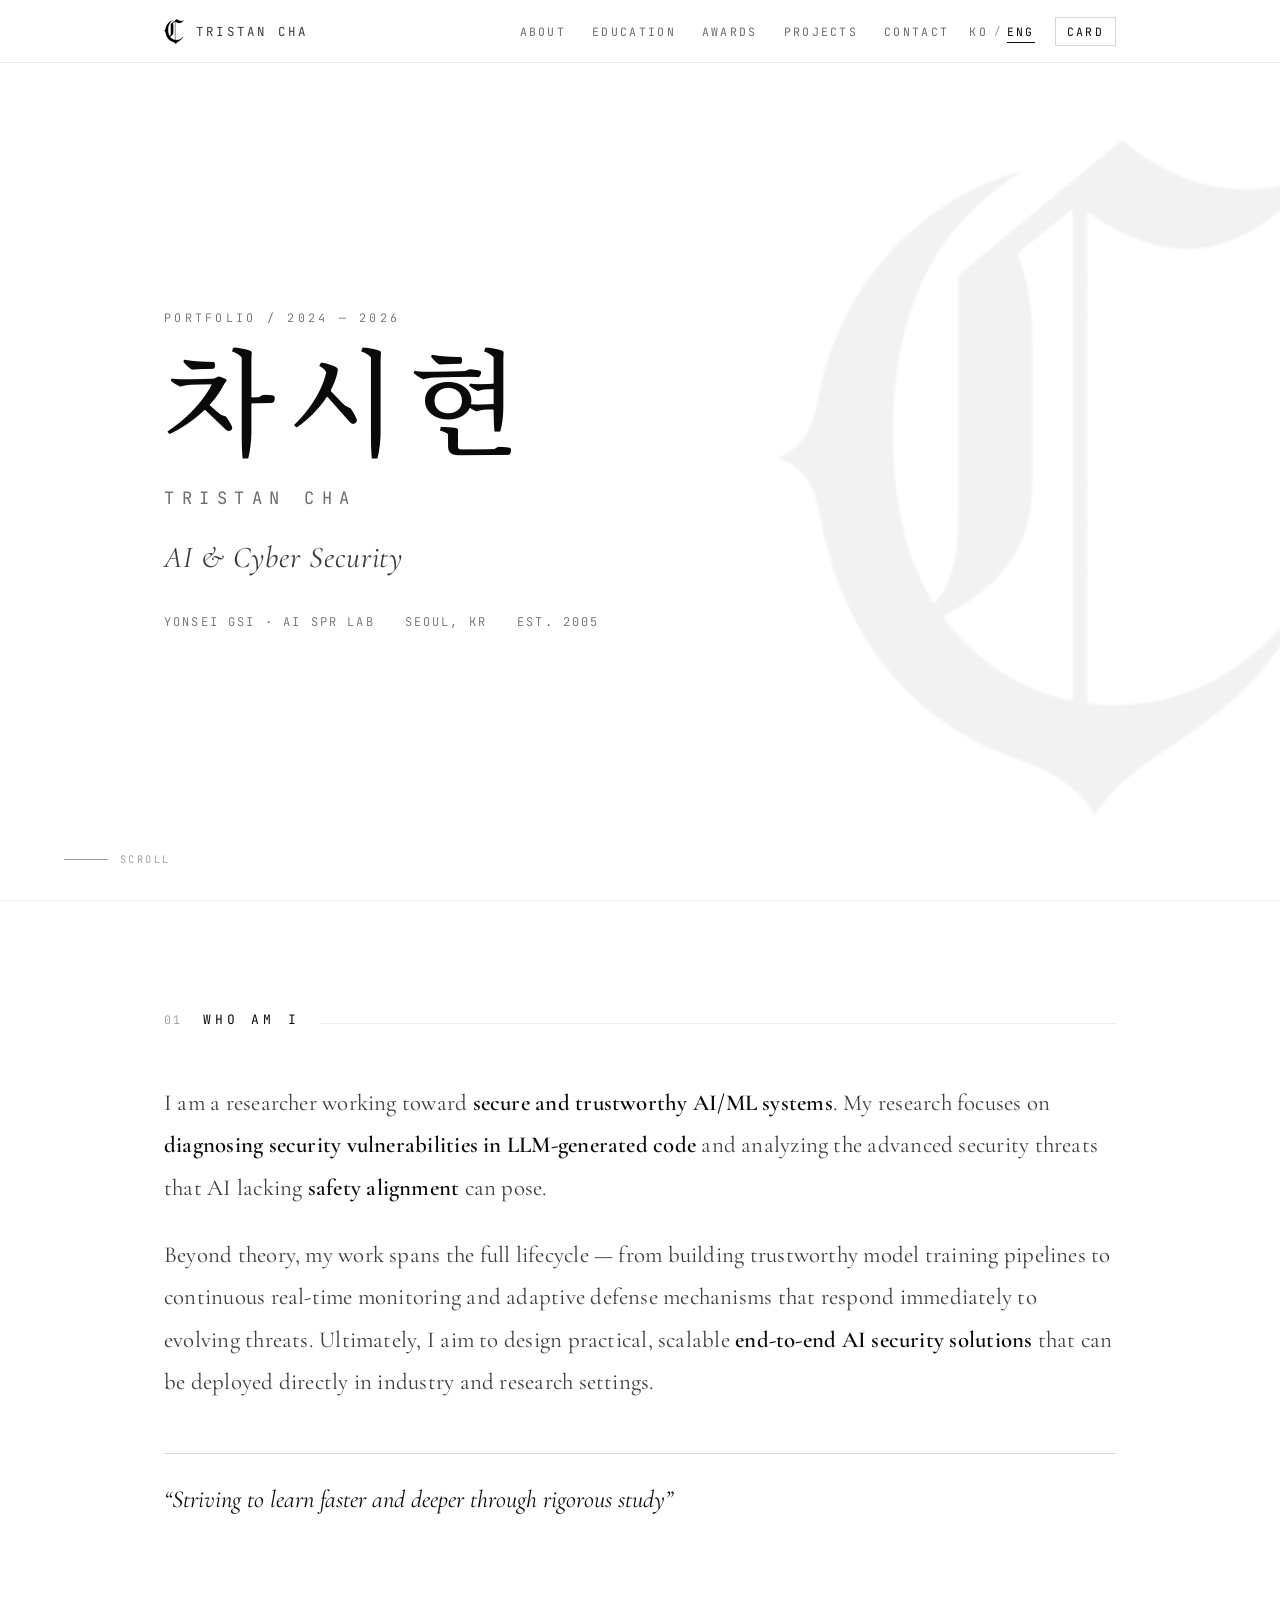
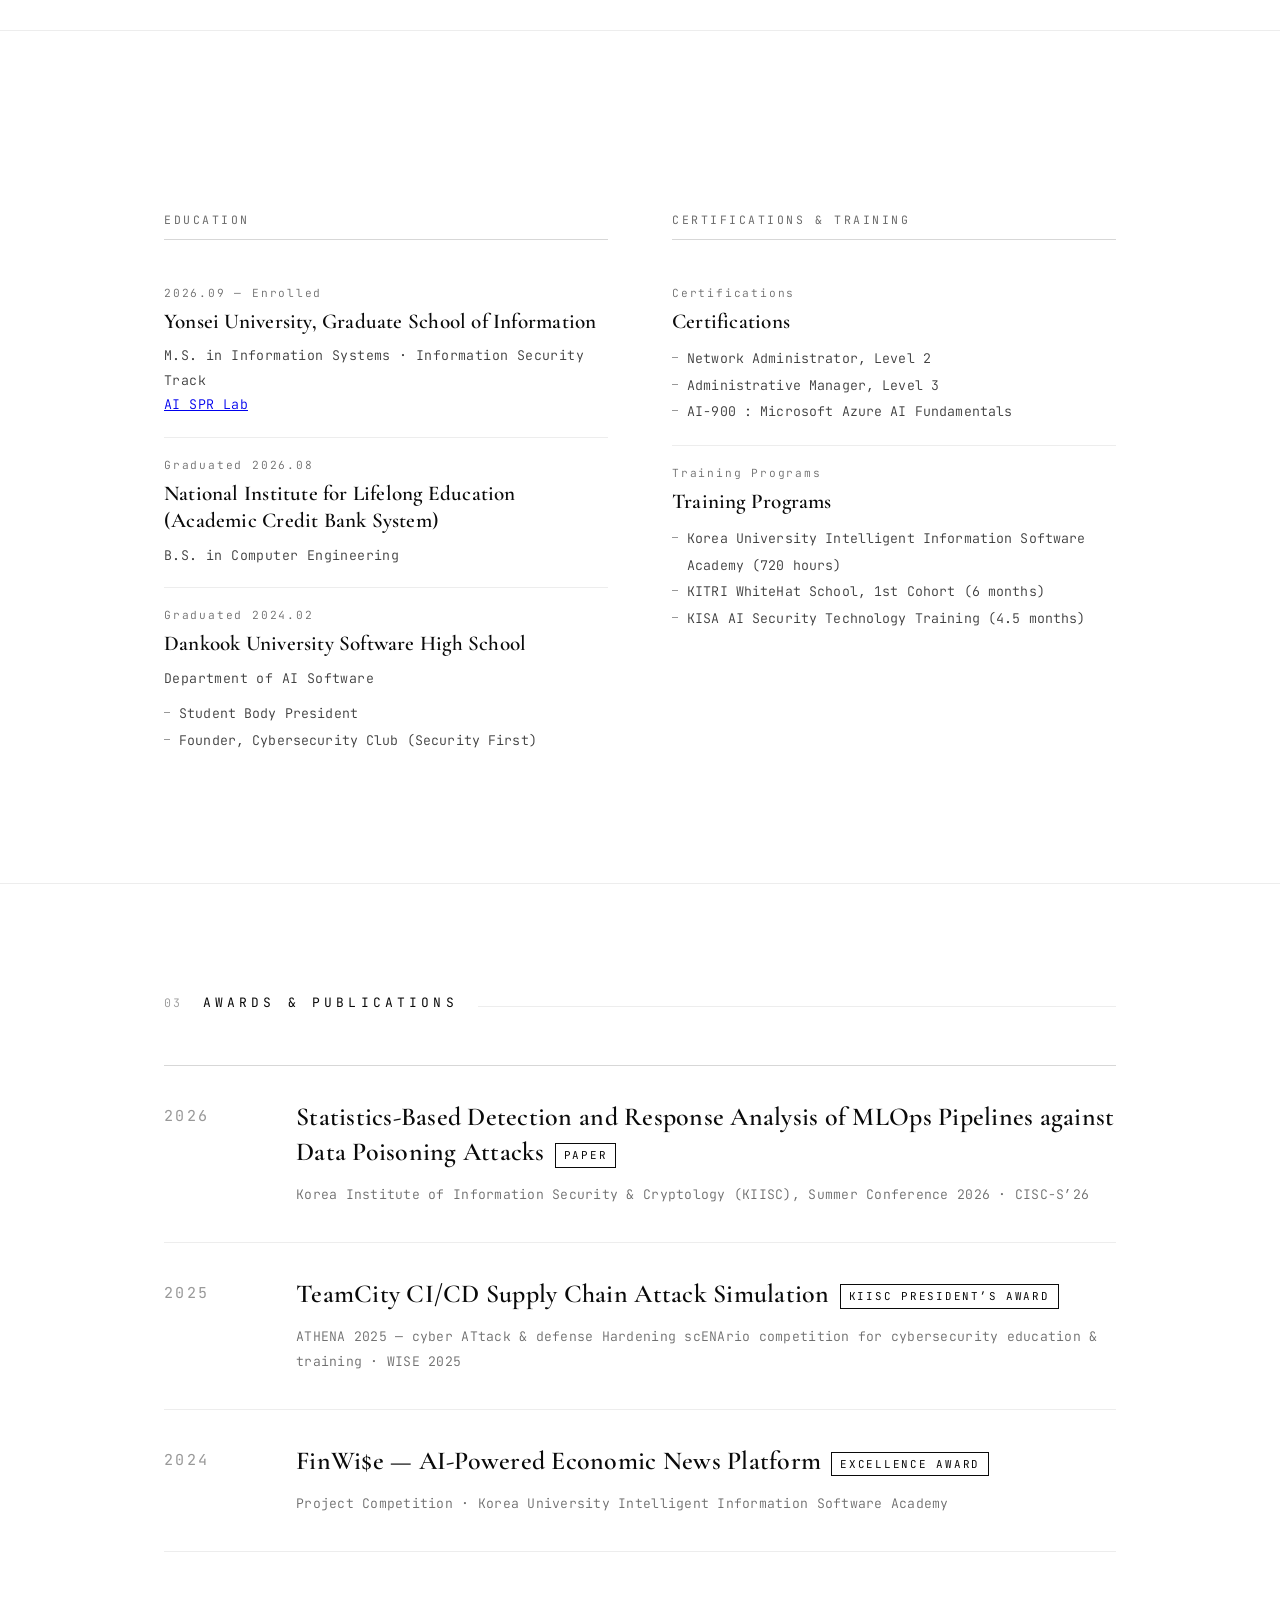
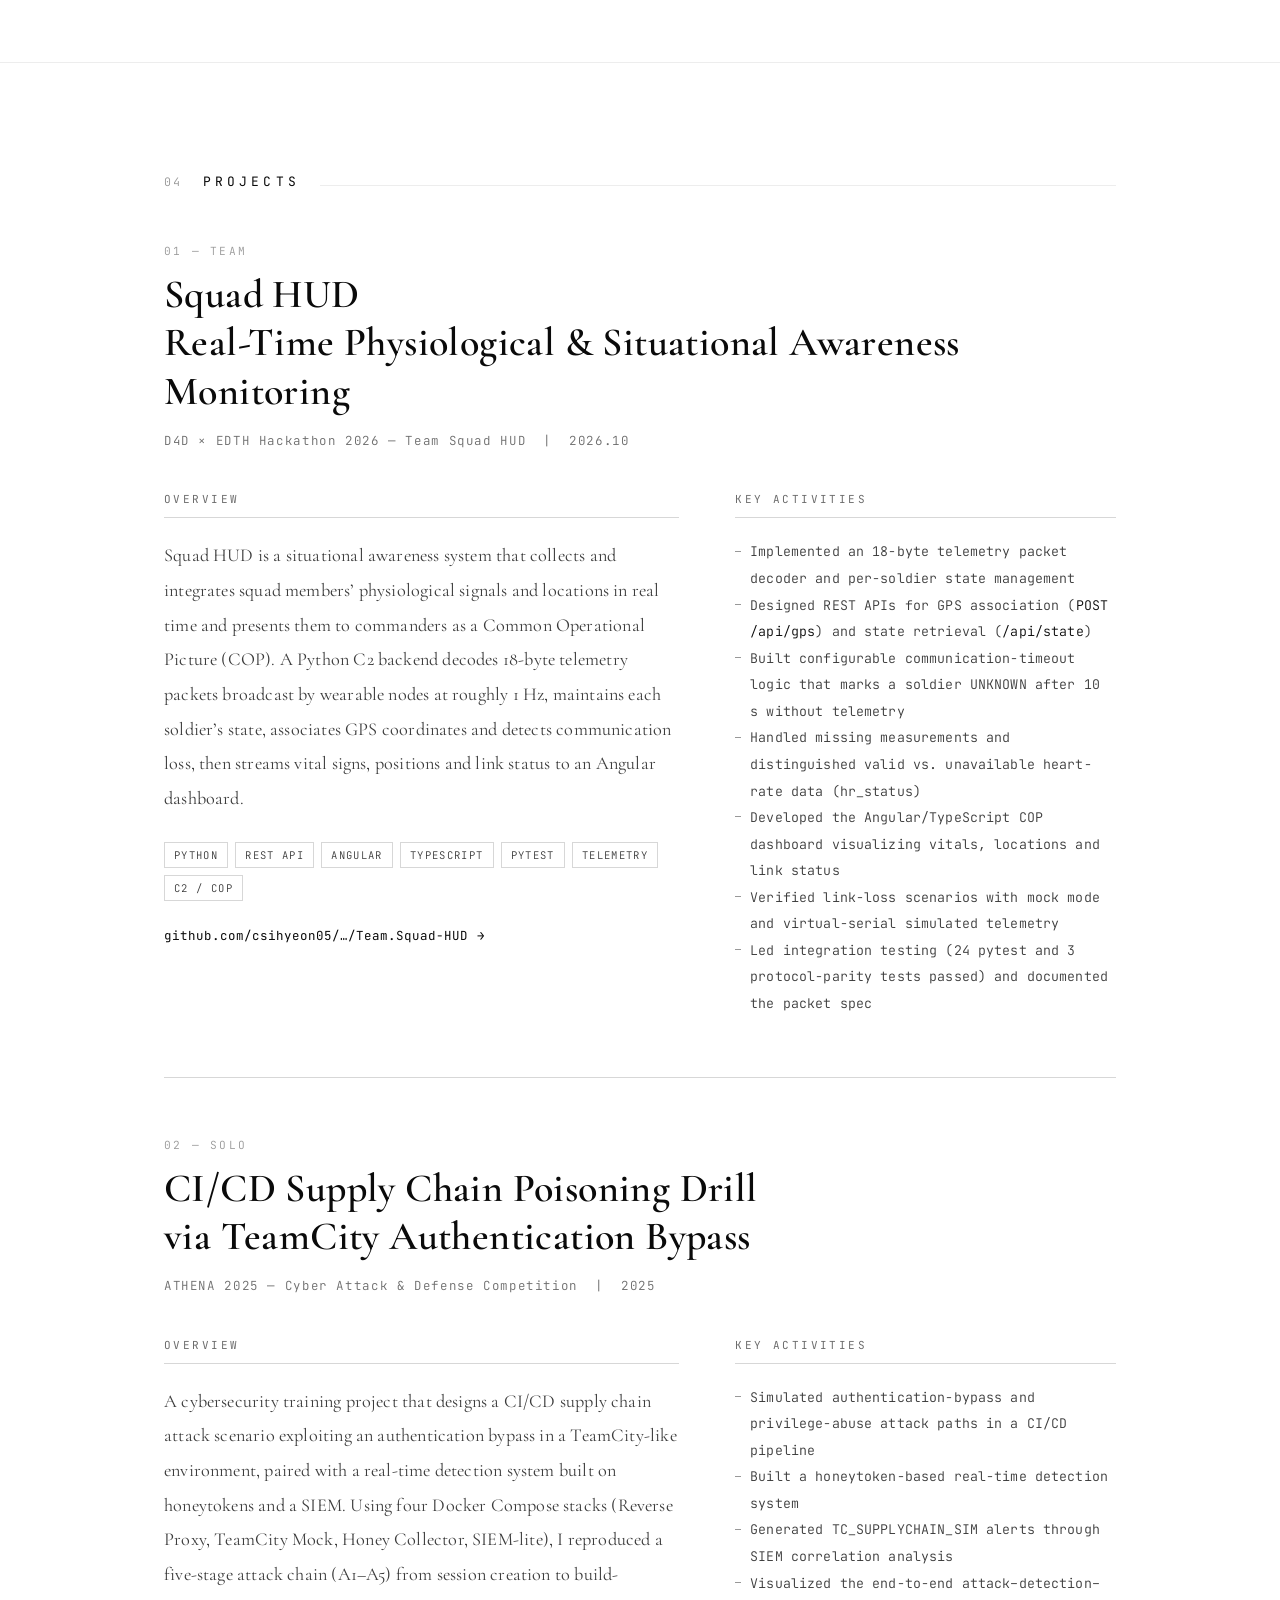
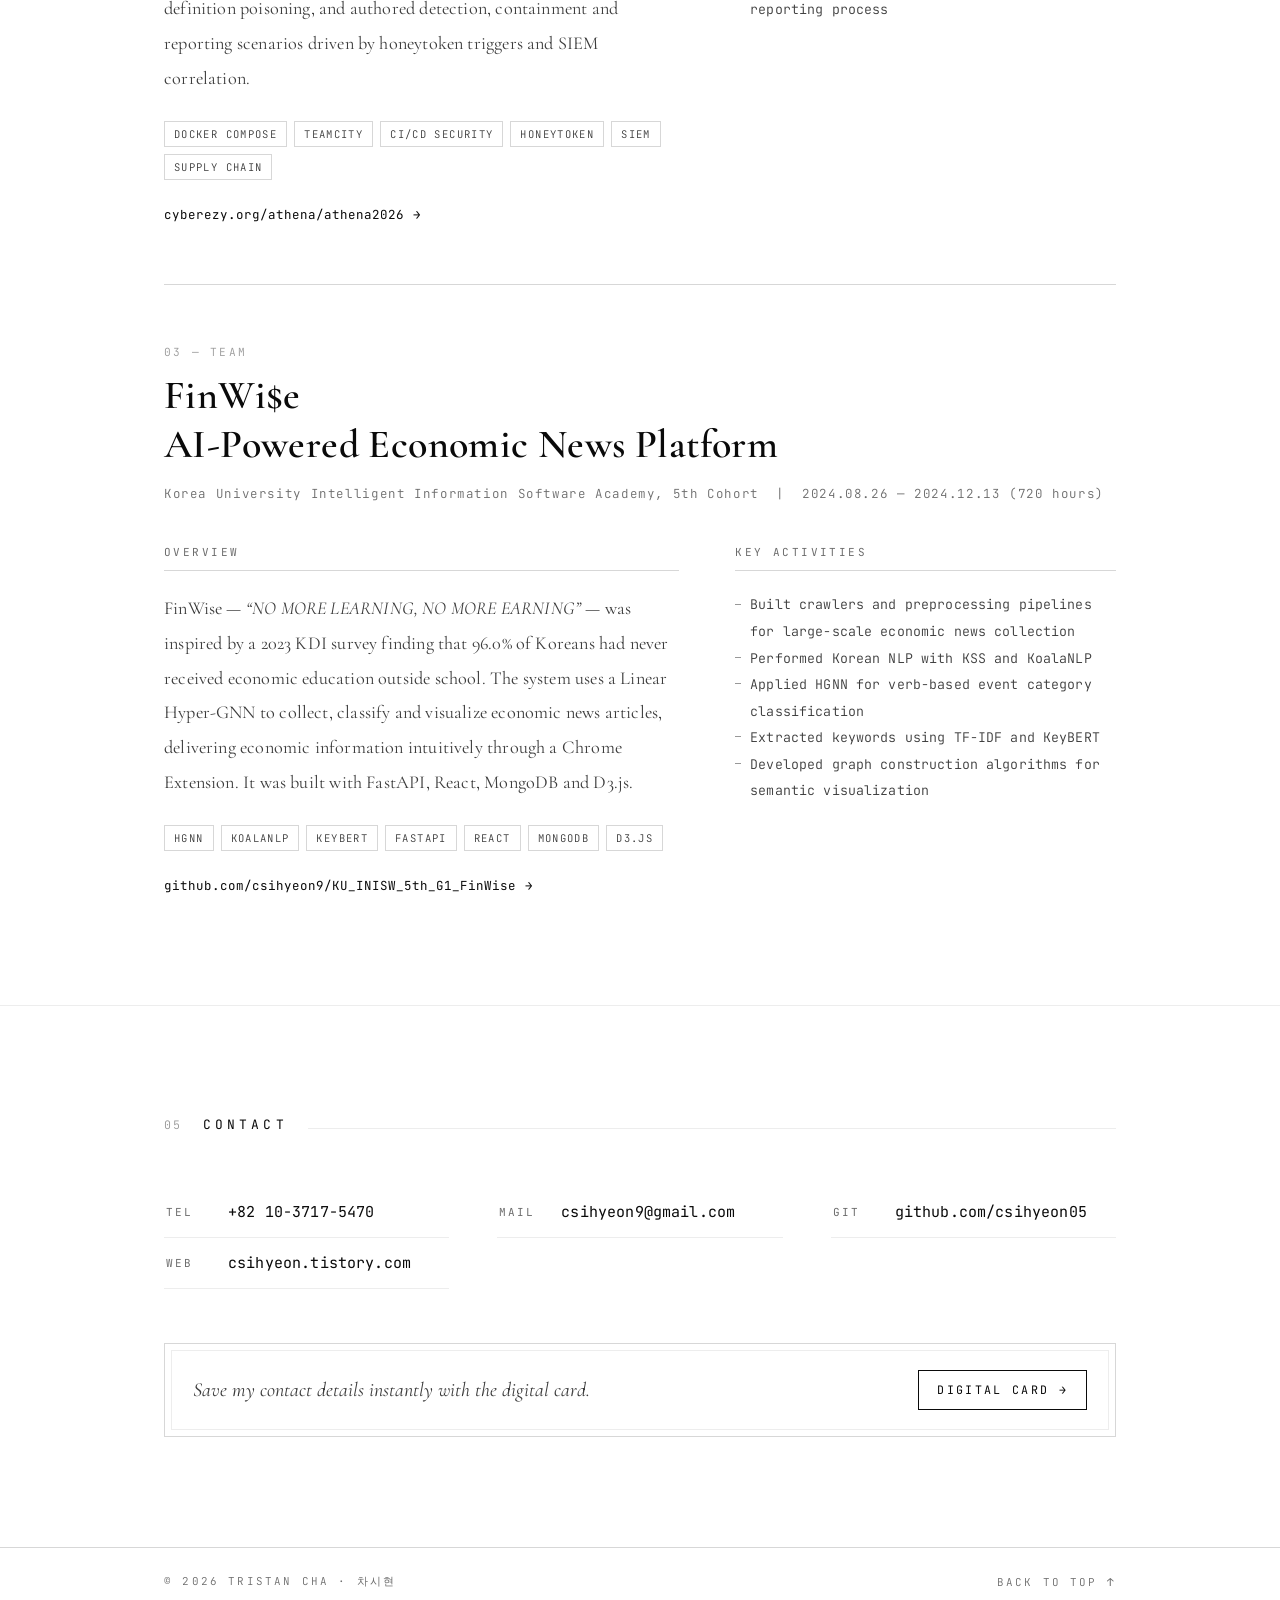
<file: index-en.html>
<!DOCTYPE html>
<html lang="en">
<head>
<meta charset="UTF-8" />
<meta name="viewport" content="width=device-width, initial-scale=1.0" />
<title>Tristan Cha · 차시현 — Portfolio</title>
<meta name="description" content="Tristan Cha (차시현) — AI & Cyber Security. Research portfolio on LLM-generated code security, MLOps pipeline defense and CI/CD supply chain security." />
<meta name="author" content="Tristan Cha (차시현)" />
<meta property="og:title" content="Tristan Cha · 차시현 — Portfolio" />
<meta property="og:description" content="AI & Cyber Security · Yonsei University GSI, AI SPR Lab" />
<meta property="og:type" content="website" />
<link rel="icon" href="[data-uri]" />
<link rel="preconnect" href="https://fonts.googleapis.com">
<link rel="preconnect" href="https://fonts.gstatic.com" crossorigin>
<link href="https://fonts.googleapis.com/css2?family=Cormorant+Garamond:ital,wght@0,300;0,400;0,500;0,600;1,400&family=Noto+Serif+KR:wght@300;400;500;600&family=JetBrains+Mono:wght@300;400;500&display=swap" rel="stylesheet" />
<style>
  :root{
    --logo:url("[data-uri]");
    --paper:#ffffff;
    --ink:#0a0a0a;
    --ink-70:rgba(10,10,10,.80);
    --ink-45:rgba(10,10,10,.60);
    --ink-28:rgba(10,10,10,.42);
    --rule:rgba(10,10,10,.16);
    --rule-soft:rgba(10,10,10,.07);
    --serif:'Cormorant Garamond','Noto Serif KR',Georgia,serif;
    --mono:'JetBrains Mono',ui-monospace,SFMono-Regular,Menlo,monospace;
    --gutter:clamp(20px,5vw,64px);
    --maxw:1080px;
  }
  *,*::before,*::after{box-sizing:border-box;margin:0;padding:0}
  html{scroll-behavior:smooth;scroll-padding-top:78px}
  body{
    background:var(--paper);color:var(--ink);
    -webkit-font-smoothing:antialiased;
    font-family:var(--mono);font-weight:400;
    overflow-x:hidden;
  }
  
  .wrap{width:100%;max-width:var(--maxw);margin:0 auto;padding:0 var(--gutter)}

  /* ─────────── 상단 고정 바 ─────────── */
  .topbar{
    position:fixed;top:0;left:0;right:0;z-index:50;
    background:#ffffff;
    backdrop-filter:saturate(180%) blur(12px);
    -webkit-backdrop-filter:saturate(180%) blur(12px);
    border-bottom:1px solid var(--rule-soft);
    transition:border-color .4s;
  }
  .topbar.scrolled{border-bottom-color:var(--rule)}
  .topbar .wrap{display:flex;align-items:center;justify-content:space-between;height:62px;gap:20px}
  .brand{display:flex;align-items:center;gap:12px;text-decoration:none;color:var(--ink);flex-shrink:0}
  .brand .mark{width:20px;height:25px;background:var(--logo) center/contain no-repeat}
  .brand .txt{
    font-family:var(--mono);font-weight:400;font-size:.78rem;
    letter-spacing:.26em;text-transform:uppercase;color:var(--ink-70);
  }
  nav{display:flex;align-items:center;gap:clamp(12px,2.4vw,26px);overflow-x:auto;scrollbar-width:none;min-width:0;margin-left:auto}
  .actions{display:flex;align-items:center;gap:clamp(12px,2vw,20px);flex-shrink:0}
  nav::-webkit-scrollbar{display:none}
  nav a,.actions a{
    font-family:var(--mono);font-weight:400;font-size:.72rem;
    letter-spacing:.2em;text-transform:uppercase;
    color:var(--ink-45);text-decoration:none;white-space:nowrap;
    position:relative;padding:4px 0;transition:color .3s;
  }
  nav a::after,.actions a::after{
    content:'';position:absolute;left:0;right:0;bottom:0;height:1px;background:var(--ink);
    transform:scaleX(0);transform-origin:left;transition:transform .35s cubic-bezier(.22,1,.36,1);
  }
  nav a:hover,nav a.active,.actions a:hover{color:var(--ink)}
  nav a:hover::after,nav a.active::after,.actions a:hover::after{transform:scaleX(1)}
  .actions .lang{display:inline-flex;align-items:center;gap:6px;flex-shrink:0}
  .actions .lang .sep{font-family:var(--mono);font-size:.68rem;color:var(--ink-28)}
  .actions .lang a.on{color:var(--ink)}
  .actions .lang a.on::after{transform:scaleX(1)}
  .actions a.card-link{color:var(--ink);border:1px solid var(--rule);padding:6px 11px}
  .actions a.card-link::after{display:none}
  .actions a.card-link:hover{background:var(--ink);color:var(--paper);border-color:var(--ink)}

  /* ─────────── 히어로 ─────────── */
  .hero{
    position:relative;min-height:100svh;display:flex;align-items:center;
    padding:110px 0 70px;overflow:hidden;
  }
  .hero .watermark{
    position:absolute;right:calc(var(--gutter) * -0.6);top:50%;transform:translateY(-46%);
    width:min(52vw,540px);aspect-ratio:1/1.25;
    background:var(--logo) center/contain no-repeat;
    opacity:.05;pointer-events:none;user-select:none;
  }
  .hero-inner{position:relative;z-index:1}
  .eyebrow{
    font-family:var(--mono);font-weight:300;font-size:.73rem;
    letter-spacing:.28em;text-transform:uppercase;color:var(--ink-45);
  }
  h1.name-ko{
    font-family:var(--serif);font-weight:500;
    font-size:clamp(3.4rem,15vw,7.2rem);letter-spacing:.1em;line-height:1;
    margin:26px 0 0;
  }
  .name-en{
    font-family:var(--mono);font-weight:400;
    font-size:clamp(.86rem,2.6vw,1.07rem);letter-spacing:.44em;text-transform:uppercase;
    color:var(--ink-45);margin-top:20px;
  }
  .hero .role{
    font-family:var(--serif);font-style:italic;font-weight:400;
    font-size:clamp(1.3rem,4.4vw,1.89rem);letter-spacing:.03em;color:var(--ink-70);
    margin-top:30px;
  }
  .hero-meta{
    display:flex;flex-wrap:wrap;gap:10px 30px;margin-top:38px;
    font-family:var(--mono);font-weight:300;font-size:.75rem;
    letter-spacing:.18em;text-transform:uppercase;color:var(--ink-45);
  }
  .scroll-cue{
    position:absolute;bottom:34px;left:var(--gutter);z-index:1;
    display:flex;align-items:center;gap:12px;
    font-family:var(--mono);font-weight:300;font-size:.65rem;
    letter-spacing:.24em;text-transform:uppercase;color:var(--ink-28);
  }
  .scroll-cue .line{width:44px;height:1px;background:var(--ink-28);transform-origin:left;animation:sweep 2.4s ease-in-out infinite}
  @keyframes sweep{0%,100%{transform:scaleX(.35)}50%{transform:scaleX(1)}}

  /* ─────────── 섹션 공통 ─────────── */
  section{padding:clamp(64px,10vw,110px) 0;border-top:1px solid var(--rule-soft)}
  .sec-head{display:flex;align-items:baseline;gap:20px;margin-bottom:clamp(34px,5vw,54px)}
  .sec-num{
    font-family:var(--mono);font-weight:300;font-size:.73rem;
    letter-spacing:.2em;color:var(--ink-28);flex-shrink:0;
  }
  .sec-title{
    font-family:var(--mono);font-weight:400;font-size:.81rem;
    letter-spacing:.32em;text-transform:uppercase;color:var(--ink);
  }
  .sec-head .fill{flex:1;height:1px;background:var(--rule-soft)}

  .lead{
    font-family:var(--serif);font-weight:400;
    font-size:clamp(1.14rem,2.5vw,1.43rem);line-height:1.85;letter-spacing:.01em;
    color:var(--ink-70);
  }
  .lead + .lead{margin-top:1.1em}
  .lead strong{font-weight:600;color:var(--ink)}

  .quote{
    margin-top:clamp(34px,5vw,50px);padding:26px 0 0;border-top:1px solid var(--rule);
    font-family:var(--serif);font-style:italic;font-weight:400;
    font-size:clamp(1.13rem,3vw,1.53rem);line-height:1.6;color:var(--ink);
  }

  /* ─────────── 학력 / 자격증 ─────────── */
  .cols{display:grid;grid-template-columns:1fr 1fr;gap:clamp(30px,5vw,64px)}
  .col-label{
    font-family:var(--mono);font-weight:400;font-size:.72rem;
    letter-spacing:.22em;text-transform:uppercase;color:var(--ink-45);
    padding-bottom:12px;border-bottom:1px solid var(--rule);margin-bottom:26px;
  }
  .entry{padding:20px 0;border-bottom:1px solid var(--rule-soft)}
  .entry:last-child{border-bottom:none}
  .entry .when{
    font-family:var(--mono);font-weight:300;font-size:.7rem;
    letter-spacing:.16em;color:var(--ink-45);
  }
  .entry .what{
    font-family:var(--serif);font-weight:600;font-size:1.32rem;letter-spacing:.01em;
    margin-top:8px;line-height:1.3;
  }
  .entry .sub{
    font-family:var(--mono);font-weight:300;font-size:.83rem;letter-spacing:.03em;
    color:var(--ink-70);margin-top:8px;line-height:1.85;
  }
  ul.ticks{list-style:none;margin-top:10px}
  ul.ticks li{
    position:relative;padding-left:15px;
    font-family:var(--mono);font-weight:300;font-size:.83rem;letter-spacing:.01em;
    color:var(--ink-70);line-height:2;
  }
  ul.ticks code{font-family:inherit;font-size:inherit;color:var(--ink)}
  ul.ticks li::before{
    content:'';position:absolute;left:0;top:.92em;width:6px;height:1px;background:var(--ink-28);
  }

  /* ─────────── 성과 타임라인 ─────────── */
  .timeline{border-top:1px solid var(--rule)}
  .tl-item{
    display:grid;grid-template-columns:96px 1fr;gap:clamp(16px,3vw,36px);
    padding:clamp(24px,4vw,34px) 0;border-bottom:1px solid var(--rule-soft);
    align-items:start;
  }
  .tl-year{
    font-family:var(--mono);font-weight:400;font-size:.94rem;letter-spacing:.16em;
    color:var(--ink-28);padding-top:6px;transition:color .4s;
  }
  .tl-item:hover .tl-year{color:var(--ink)}
  .tl-title{
    font-family:var(--serif);font-weight:600;font-size:clamp(1.3rem,3.2vw,1.62rem);
    line-height:1.35;letter-spacing:.01em;
  }
  .tl-award{
    display:inline-block;margin-left:10px;vertical-align:middle;
    font-family:var(--mono);font-weight:400;font-size:.68rem;
    letter-spacing:.16em;text-transform:uppercase;
    border:1px solid var(--ink);padding:4px 8px;white-space:nowrap;
  }
  .tl-desc{
    font-family:var(--mono);font-weight:300;font-size:.82rem;letter-spacing:.02em;
    color:var(--ink-45);margin-top:12px;line-height:1.95;
  }

  /* ─────────── 프로젝트 ─────────── */
  .project{padding-top:clamp(40px,6vw,60px);margin-top:clamp(40px,6vw,60px);border-top:1px solid var(--rule)}
  .project:first-of-type{padding-top:0;margin-top:0;border-top:none}
  .p-index{
    font-family:var(--mono);font-weight:300;font-size:.7rem;
    letter-spacing:.2em;text-transform:uppercase;color:var(--ink-28);
  }
  .p-title{
    font-family:var(--serif);font-weight:600;
    font-size:clamp(1.84rem,5.2vw,2.5rem);line-height:1.22;letter-spacing:.01em;
    margin-top:12px;
  }
  .p-org{
    font-family:var(--mono);font-weight:300;font-size:.78rem;letter-spacing:.13em;
    color:var(--ink-45);margin-top:14px;line-height:1.8;
  }
  .p-body{display:grid;grid-template-columns:1.15fr .85fr;gap:clamp(28px,5vw,56px);margin-top:clamp(28px,4vw,40px)}
  .p-block-label{
    font-family:var(--mono);font-weight:400;font-size:.69rem;
    letter-spacing:.22em;text-transform:uppercase;color:var(--ink-45);
    padding-bottom:11px;border-bottom:1px solid var(--rule);margin-bottom:20px;
  }
  .p-overview{
    font-family:var(--serif);font-weight:400;font-size:1.14rem;line-height:1.9;
    color:var(--ink-70);letter-spacing:.01em;
  }
  .tags{display:flex;flex-wrap:wrap;gap:7px;margin-top:26px}
  .tag{
    font-family:var(--mono);font-weight:300;font-size:.66rem;
    letter-spacing:.13em;text-transform:uppercase;color:var(--ink-70);
    border:1px solid var(--rule);padding:5px 9px;
  }
  .p-link{
    display:inline-flex;align-items:center;gap:9px;margin-top:26px;
    font-family:var(--mono);font-weight:400;font-size:.78rem;letter-spacing:.08em;
    color:var(--ink);text-decoration:none;position:relative;
  }
  .p-link span.arrow{transition:transform .35s cubic-bezier(.22,1,.36,1)}
  .p-link:hover span.arrow{transform:translateX(5px)}
  .p-link .u{position:absolute;left:0;bottom:-4px;height:1px;background:var(--ink);width:100%;transform:scaleX(0);transform-origin:left;transition:transform .35s cubic-bezier(.22,1,.36,1)}
  .p-link:hover .u{transform:scaleX(1)}

  /* ─────────── 연락처 ─────────── */
  .contacts{display:grid;grid-template-columns:repeat(auto-fit,minmax(240px,1fr));gap:0 clamp(24px,4vw,48px)}
  .contact-item{display:flex;align-items:center;gap:16px;padding:15px 2px;border-bottom:1px solid var(--rule-soft)}
  .contact-item .label{
    flex-shrink:0;width:46px;
    font-family:var(--mono);font-weight:400;font-size:.69rem;
    letter-spacing:.18em;text-transform:uppercase;color:var(--ink-45);
  }
  .contact-item .value{
    font-family:var(--mono);font-weight:400;font-size:.94rem;letter-spacing:.01em;
    color:var(--ink);text-decoration:none;position:relative;
  }
  a.value::after{
    content:'';position:absolute;left:0;right:0;bottom:-3px;height:1px;background:var(--ink);
    transform:scaleX(0);transform-origin:left;transition:transform .35s cubic-bezier(.22,1,.36,1);
  }
  a.value:hover::after,a.value:focus-visible::after{transform:scaleX(1)}
  a:focus-visible{outline:1px solid var(--ink);outline-offset:4px}

  .card-cta{
    display:flex;align-items:center;justify-content:space-between;gap:20px;flex-wrap:wrap;
    margin-top:clamp(38px,5vw,54px);padding:26px 28px;border:1px solid var(--rule);position:relative;
  }
  .card-cta::before{content:'';position:absolute;inset:6px;border:1px solid var(--rule-soft);pointer-events:none}
  .card-cta .t{font-family:var(--serif);font-style:italic;font-size:1.25rem;color:var(--ink-70);position:relative}
  .card-cta a{
    position:relative;font-family:var(--mono);font-weight:400;font-size:.73rem;
    letter-spacing:.2em;text-transform:uppercase;text-decoration:none;color:var(--ink);
    border:1px solid var(--ink);padding:11px 18px;transition:background .3s,color .3s;
  }
  .card-cta a:hover{background:var(--ink);color:var(--paper)}

  footer{
    border-top:1px solid var(--rule);padding:26px 0 40px;
  }
  footer .wrap{
    display:flex;align-items:center;justify-content:space-between;gap:16px;flex-wrap:wrap;
    font-family:var(--mono);font-weight:300;font-size:.68rem;
    letter-spacing:.2em;text-transform:uppercase;color:var(--ink-45);
  }
  .to-top{color:var(--ink-45);text-decoration:none;transition:color .3s}
  .to-top:hover{color:var(--ink)}

  /* ─────────── 등장 애니메이션 ─────────── */
  .reveal{opacity:0;transform:translateY(16px);transition:opacity .9s cubic-bezier(.22,1,.36,1),transform .9s cubic-bezier(.22,1,.36,1)}
  .reveal.in{opacity:1;transform:none}
  .hero .reveal{transition-delay:var(--d,0s)}

  @media (max-width:820px){
    .cols{grid-template-columns:1fr}
    .p-body{grid-template-columns:1fr}
    .tl-item{grid-template-columns:1fr;gap:8px}
    .tl-year{padding-top:0}
    .brand .txt{display:none}
    html{scroll-padding-top:70px}
  }
  @media (max-width:560px){
    nav{gap:10px}
    .actions{gap:10px}
    nav a,.actions a{font-size:.62rem;letter-spacing:.12em}
    .actions a.card-link{padding:5px 8px}
    .topbar .wrap{height:56px;gap:12px}
    html{scroll-padding-top:64px}
  }
  @media (prefers-reduced-motion:reduce){
    *{animation:none!important;transition:none!important}
    .reveal{opacity:1;transform:none}
    html{scroll-behavior:auto}
  }
  @media print{
    .topbar,.scroll-cue,.card-cta{display:none}
    
    section{page-break-inside:avoid}
  }
</style>
</head>
<body>

<header class="topbar" id="topbar">
  <div class="wrap">
    <a class="brand" href="#top">
      <span class="mark" aria-hidden="true"></span>
      <span class="txt">Tristan Cha</span>
    </a>
    <nav>
      <a href="#about">About</a>
      <a href="#education">Education</a>
      <a href="#awards">Awards</a>
      <a href="#projects">Projects</a>
      <a href="#contact">Contact</a>
    </nav>
    <div class="actions">
        <span class="lang" aria-label="Language">
          <a href="index.html" hreflang="ko" lang="ko">Ko</a><span class="sep">/</span><a class="on" href="index-en.html" hreflang="en" aria-current="page">Eng</a>
        </span>
        <a class="card-link" href="card.html">Card</a>
    </div>
  </div>
</header>

<!-- ═══════════ HERO ═══════════ -->
<div class="hero" id="top">
  <div class="watermark" aria-hidden="true"></div>
  <div class="wrap hero-inner">
    <div class="eyebrow reveal" style="--d:.05s">Portfolio / 2024 — 2026</div>
    <h1 class="name-ko reveal" style="--d:.14s" lang="ko">차시현</h1>
    <div class="name-en reveal" style="--d:.22s">Tristan Cha</div>
    <div class="role reveal" style="--d:.3s">AI &amp; Cyber Security</div>
    <div class="hero-meta reveal" style="--d:.38s">
      <span>Yonsei GSI · AI SPR Lab</span>
      <span>Seoul, KR</span>
      <span>Est. 2005</span>
    </div>
  </div>
  <div class="scroll-cue" aria-hidden="true"><span class="line"></span><span>Scroll</span></div>
</div>

<!-- ═══════════ ABOUT ═══════════ -->
<section id="about">
  <div class="wrap">
    <div class="sec-head reveal">
      <span class="sec-num">01</span>
      <span class="sec-title">Who Am I</span>
      <span class="fill"></span>
    </div>
    <p class="lead reveal">
      I am a researcher working toward <strong>secure and trustworthy AI/ML systems</strong>.
      My research focuses on <strong>diagnosing security vulnerabilities in LLM-generated code</strong>
      and analyzing the advanced security threats that AI lacking <strong>safety alignment</strong> can pose.
    </p>
    <p class="lead reveal">
      Beyond theory, my work spans the full lifecycle — from building trustworthy model training pipelines
      to continuous real-time monitoring and adaptive defense mechanisms that respond immediately to evolving threats.
      Ultimately, I aim to design practical, scalable <strong>end-to-end AI security solutions</strong>
      that can be deployed directly in industry and research settings.
    </p>
    <div class="quote reveal">“Striving to learn faster and deeper through rigorous study”</div>
  </div>
</section>

<!-- ═══════════ EDUCATION ═══════════ -->
<section id="education">
  <div class="wrap">
    <div class="sec-head reveal">
      <span class="sec-num">02</span>
      <span class="sec-title">Education &amp; Credentials</span>
      <span class="fill"></span>
    </div>

    <div class="cols">
      <div class="reveal">
        <div class="col-label">Education</div>

        <div class="entry">
          <div class="when">2026.09 — Enrolled</div>
          <div class="what">Yonsei University, Graduate School of Information</div>
          <div class="sub">M.S. in Information Systems · Information Security Track<br><a href="https://www.isrl.site/">AI SPR Lab</a></div>

        </div>

        <div class="entry">
          <div class="when">Graduated 2026.08</div>
          <div class="what">National Institute for Lifelong Education (Academic Credit Bank System)</div>
          <div class="sub">B.S. in Computer Engineering</div>
        </div>

        <div class="entry">
          <div class="when">Graduated 2024.02</div>
          <div class="what">Dankook University Software High School</div>
          <div class="sub">Department of AI Software</div>
          <ul class="ticks">
            <li>Student Body President</li>
            <li>Founder, Cybersecurity Club (Security First)</li>
          </ul>
        </div>
      </div>

      <div class="reveal">
        <div class="col-label">Certifications &amp; Training</div>

        <div class="entry">
          <div class="when">Certifications</div>
          <div class="what">Certifications</div>
          <ul class="ticks">
            <li>Network Administrator, Level 2</li>
            <li>Administrative Manager, Level 3</li>
            <li>AI-900 : Microsoft Azure AI Fundamentals</li>
          </ul>
        </div>

        <div class="entry">
          <div class="when">Training Programs</div>
          <div class="what">Training Programs</div>
          <ul class="ticks">
            <li>Korea University Intelligent Information Software Academy (720 hours)</li>
            <li>KITRI WhiteHat School, 1st Cohort (6 months)</li>
            <li>KISA AI Security Technology Training (4.5 months)</li>
          </ul>
        </div>
      </div>
    </div>
  </div>
</section>

<!-- ═══════════ AWARDS ═══════════ -->
<section id="awards">
  <div class="wrap">
    <div class="sec-head reveal">
      <span class="sec-num">03</span>
      <span class="sec-title">Awards &amp; Publications</span>
      <span class="fill"></span>
    </div>

    <div class="timeline">
      <div class="tl-item reveal">
        <div class="tl-year">2026</div>
        <div>
          <div class="tl-title">Statistics-Based Detection and Response Analysis of MLOps Pipelines against Data Poisoning Attacks<span class="tl-award">Paper</span></div>
          <div class="tl-desc">Korea Institute of Information Security &amp; Cryptology (KIISC), Summer Conference 2026 · CISC-S’26</div>
        </div>
      </div>

      <div class="tl-item reveal">
        <div class="tl-year">2025</div>
        <div>
          <div class="tl-title">TeamCity CI/CD Supply Chain Attack Simulation<span class="tl-award">KIISC President’s Award</span></div>
          <div class="tl-desc">ATHENA 2025 — cyber ATtack &amp; defense Hardening scENArio competition for cybersecurity education &amp; training · WISE 2025</div>
        </div>
      </div>

      <div class="tl-item reveal">
        <div class="tl-year">2024</div>
        <div>
          <div class="tl-title">FinWi$e — AI-Powered Economic News Platform<span class="tl-award">Excellence Award</span></div>
          <div class="tl-desc">Project Competition · Korea University Intelligent Information Software Academy</div>
        </div>
      </div>
    </div>
  </div>
</section>

<!-- ═══════════ PROJECTS ═══════════ -->
<section id="projects">
  <div class="wrap">
    <div class="sec-head reveal">
      <span class="sec-num">04</span>
      <span class="sec-title">Projects</span>
      <span class="fill"></span>
    </div>

    <!-- Project 01 (Squad HUD) -->
    <article class="project">
      <div class="reveal">
        <div class="p-index">01 — Team</div>
        <h2 class="p-title">Squad HUD<br>Real-Time Physiological &amp; Situational Awareness Monitoring</h2>
        <div class="p-org">D4D × EDTH Hackathon 2026 — Team Squad HUD &nbsp;|&nbsp; 2026.10</div>
      </div>

      <div class="p-body">
        <div class="reveal">
          <div class="p-block-label">Overview</div>
          <p class="p-overview">
            Squad HUD is a situational awareness system that collects and integrates squad members’ physiological
            signals and locations in real time and presents them to commanders as a Common Operational Picture (COP).
            A Python C2 backend decodes 18-byte telemetry packets broadcast by wearable nodes at roughly 1 Hz,
            maintains each soldier’s state, associates GPS coordinates and detects communication loss,
            then streams vital signs, positions and link status to an Angular dashboard.
          </p>
          <div class="tags">
            <span class="tag">Python</span>
            <span class="tag">REST API</span>
            <span class="tag">Angular</span>
            <span class="tag">TypeScript</span>
            <span class="tag">pytest</span>
            <span class="tag">Telemetry</span>
            <span class="tag">C2 / COP</span>
          </div>
          <a class="p-link" href="https://github.com/csihyeon05/KOREAN-DEFENSE-TECH-HACKTHON-D4D-x-EDTH-Team.Squad-HUD" target="_blank" rel="noopener">
            github.com/csihyeon05/…/Team.Squad-HUD <span class="arrow">→</span><span class="u"></span>
          </a>
        </div>

        <div class="reveal">
          <div class="p-block-label">Key Activities</div>
          <ul class="ticks">
            <li>Implemented an 18-byte telemetry packet decoder and per-soldier state management</li>
            <li>Designed REST APIs for GPS association (<code>POST /api/gps</code>) and state retrieval (<code>/api/state</code>)</li>
            <li>Built configurable communication-timeout logic that marks a soldier UNKNOWN after 10 s without telemetry</li>
            <li>Handled missing measurements and distinguished valid vs. unavailable heart-rate data (hr_status)</li>
            <li>Developed the Angular/TypeScript COP dashboard visualizing vitals, locations and link status</li>
            <li>Verified link-loss scenarios with mock mode and virtual-serial simulated telemetry</li>
            <li>Led integration testing (24 pytest and 3 protocol-parity tests passed) and documented the packet spec</li>
          </ul>
        </div>
      </div>
    </article>

    <!-- Project 02 (ATHENA) -->
    <article class="project">
      <div class="reveal">
        <div class="p-index">02 — Solo</div>
        <h2 class="p-title">CI/CD Supply Chain Poisoning Drill<br>via TeamCity Authentication Bypass</h2>
        <div class="p-org">ATHENA 2025 — Cyber Attack &amp; Defense Competition &nbsp;|&nbsp; 2025</div>
      </div>

      <div class="p-body">
        <div class="reveal">
          <div class="p-block-label">Overview</div>
          <p class="p-overview">
            A cybersecurity training project that designs a CI/CD supply chain attack scenario exploiting an
            authentication bypass in a TeamCity-like environment, paired with a real-time detection system built on
            honeytokens and a SIEM. Using four Docker Compose stacks (Reverse Proxy, TeamCity Mock, Honey Collector,
            SIEM-lite), I reproduced a five-stage attack chain (A1–A5) from session creation to build-definition
            poisoning, and authored detection, containment and reporting scenarios driven by honeytoken triggers
            and SIEM correlation.
          </p>
          <div class="tags">
            <span class="tag">Docker Compose</span>
            <span class="tag">TeamCity</span>
            <span class="tag">CI/CD Security</span>
            <span class="tag">Honeytoken</span>
            <span class="tag">SIEM</span>
            <span class="tag">Supply Chain</span>
          </div>
          <a class="p-link" href="https://cyberezy.org/athena/athena2026" target="_blank" rel="noopener">
            cyberezy.org/athena/athena2026 <span class="arrow">→</span><span class="u"></span>
          </a>
        </div>

        <div class="reveal">
          <div class="p-block-label">Key Activities</div>
          <ul class="ticks">
            <li>Simulated authentication-bypass and privilege-abuse attack paths in a CI/CD pipeline</li>
            <li>Built a honeytoken-based real-time detection system</li>
            <li>Generated TC_SUPPLYCHAIN_SIM alerts through SIEM correlation analysis</li>
            <li>Visualized the end-to-end attack–detection–reporting process</li>
          </ul>
        </div>
      </div>
    </article>

    <!-- Project 03 (FinWise) -->
    <article class="project">
      <div class="reveal">
        <div class="p-index">03 — Team</div>
        <h2 class="p-title">FinWi$e<br>AI-Powered Economic News Platform</h2>
        <div class="p-org">Korea University Intelligent Information Software Academy, 5th Cohort &nbsp;|&nbsp; 2024.08.26 — 2024.12.13 (720 hours)</div>
      </div>

      <div class="p-body">
        <div class="reveal">
          <div class="p-block-label">Overview</div>
          <p class="p-overview">
            FinWise — <em>“NO MORE LEARNING, NO MORE EARNING”</em> — was inspired by a 2023 KDI survey finding that
            96.0% of Koreans had never received economic education outside school. The system uses a Linear Hyper-GNN
            to collect, classify and visualize economic news articles, delivering economic information intuitively
            through a Chrome Extension. It was built with FastAPI, React, MongoDB and D3.js.
          </p>
          <div class="tags">
            <span class="tag">HGNN</span>
            <span class="tag">KoalaNLP</span>
            <span class="tag">KeyBERT</span>
            <span class="tag">FastAPI</span>
            <span class="tag">React</span>
            <span class="tag">MongoDB</span>
            <span class="tag">D3.js</span>
          </div>
          <a class="p-link" href="https://github.com/csihyeon9/KU_INISW_5th_G1_FinWise" target="_blank" rel="noopener">
            github.com/csihyeon9/KU_INISW_5th_G1_FinWise <span class="arrow">→</span><span class="u"></span>
          </a>
        </div>

        <div class="reveal">
          <div class="p-block-label">Key Activities</div>
          <ul class="ticks">
            <li>Built crawlers and preprocessing pipelines for large-scale economic news collection</li>
            <li>Performed Korean NLP with KSS and KoalaNLP</li>
            <li>Applied HGNN for verb-based event category classification</li>
            <li>Extracted keywords using TF-IDF and KeyBERT</li>
            <li>Developed graph construction algorithms for semantic visualization</li>
          </ul>
        </div>
      </div>
    </article>
  </div>
</section>

<!-- ═══════════ CONTACT ═══════════ -->
<section id="contact">
  <div class="wrap">
    <div class="sec-head reveal">
      <span class="sec-num">05</span>
      <span class="sec-title">Contact</span>
      <span class="fill"></span>
    </div>

    <div class="contacts reveal">
      <div class="contact-item">
        <span class="label">Tel</span>
        <span class="value">+82 10-3717-5470</span>
      </div>
      <div class="contact-item">
        <span class="label">Mail</span>
        <a class="value" href="mailto:csihyeon9@gmail.com">csihyeon9@gmail.com</a>
      </div>
      <div class="contact-item">
        <span class="label">Git</span>
        <a class="value" href="https://github.com/csihyeon05" target="_blank" rel="noopener">github.com/csihyeon05</a>
      </div>
      <div class="contact-item">
        <span class="label">Web</span>
        <a class="value" href="https://csihyeon.tistory.com" target="_blank" rel="noopener">csihyeon.tistory.com</a>
      </div>
    </div>

    <div class="card-cta reveal">
      <span class="t">Save my contact details instantly with the digital card.</span>
      <a href="card.html">Digital Card →</a>
    </div>
  </div>
</section>

<footer>
  <div class="wrap">
    <span>© 2026 Tristan Cha · 차시현</span>
    <a class="to-top" href="#top">Back to top ↑</a>
  </div>
</footer>

<script>
(function(){
  /* 스크롤 등장 */
  var els = document.querySelectorAll('.reveal');
  if('IntersectionObserver' in window){
    var io = new IntersectionObserver(function(entries){
      entries.forEach(function(e){
        if(e.isIntersecting){ e.target.classList.add('in'); io.unobserve(e.target); }
      });
    },{rootMargin:'0px 0px -8% 0px',threshold:.08});
    els.forEach(function(el){ io.observe(el); });
  } else {
    els.forEach(function(el){ el.classList.add('in'); });
  }

  /* 상단바 상태 + 현재 섹션 표시 */
  var bar = document.getElementById('topbar');
  var links = Array.prototype.slice.call(document.querySelectorAll('nav a[href^="#"]'));
  var sections = links.map(function(a){ return document.querySelector(a.getAttribute('href')); });
  var ticking = false;
  function onScroll(){
    if(ticking) return; ticking = true;
    requestAnimationFrame(function(){
      var y = window.scrollY || window.pageYOffset;
      bar.classList.toggle('scrolled', y > 12);
      var cur = -1;
      sections.forEach(function(s,i){
        if(s && s.getBoundingClientRect().top <= 120) cur = i;
      });
      links.forEach(function(a,i){ a.classList.toggle('active', i === cur); });
      ticking = false;
    });
  }
  window.addEventListener('scroll', onScroll, {passive:true});
  onScroll();
})();
</script>
</body>
</html>
</file>
